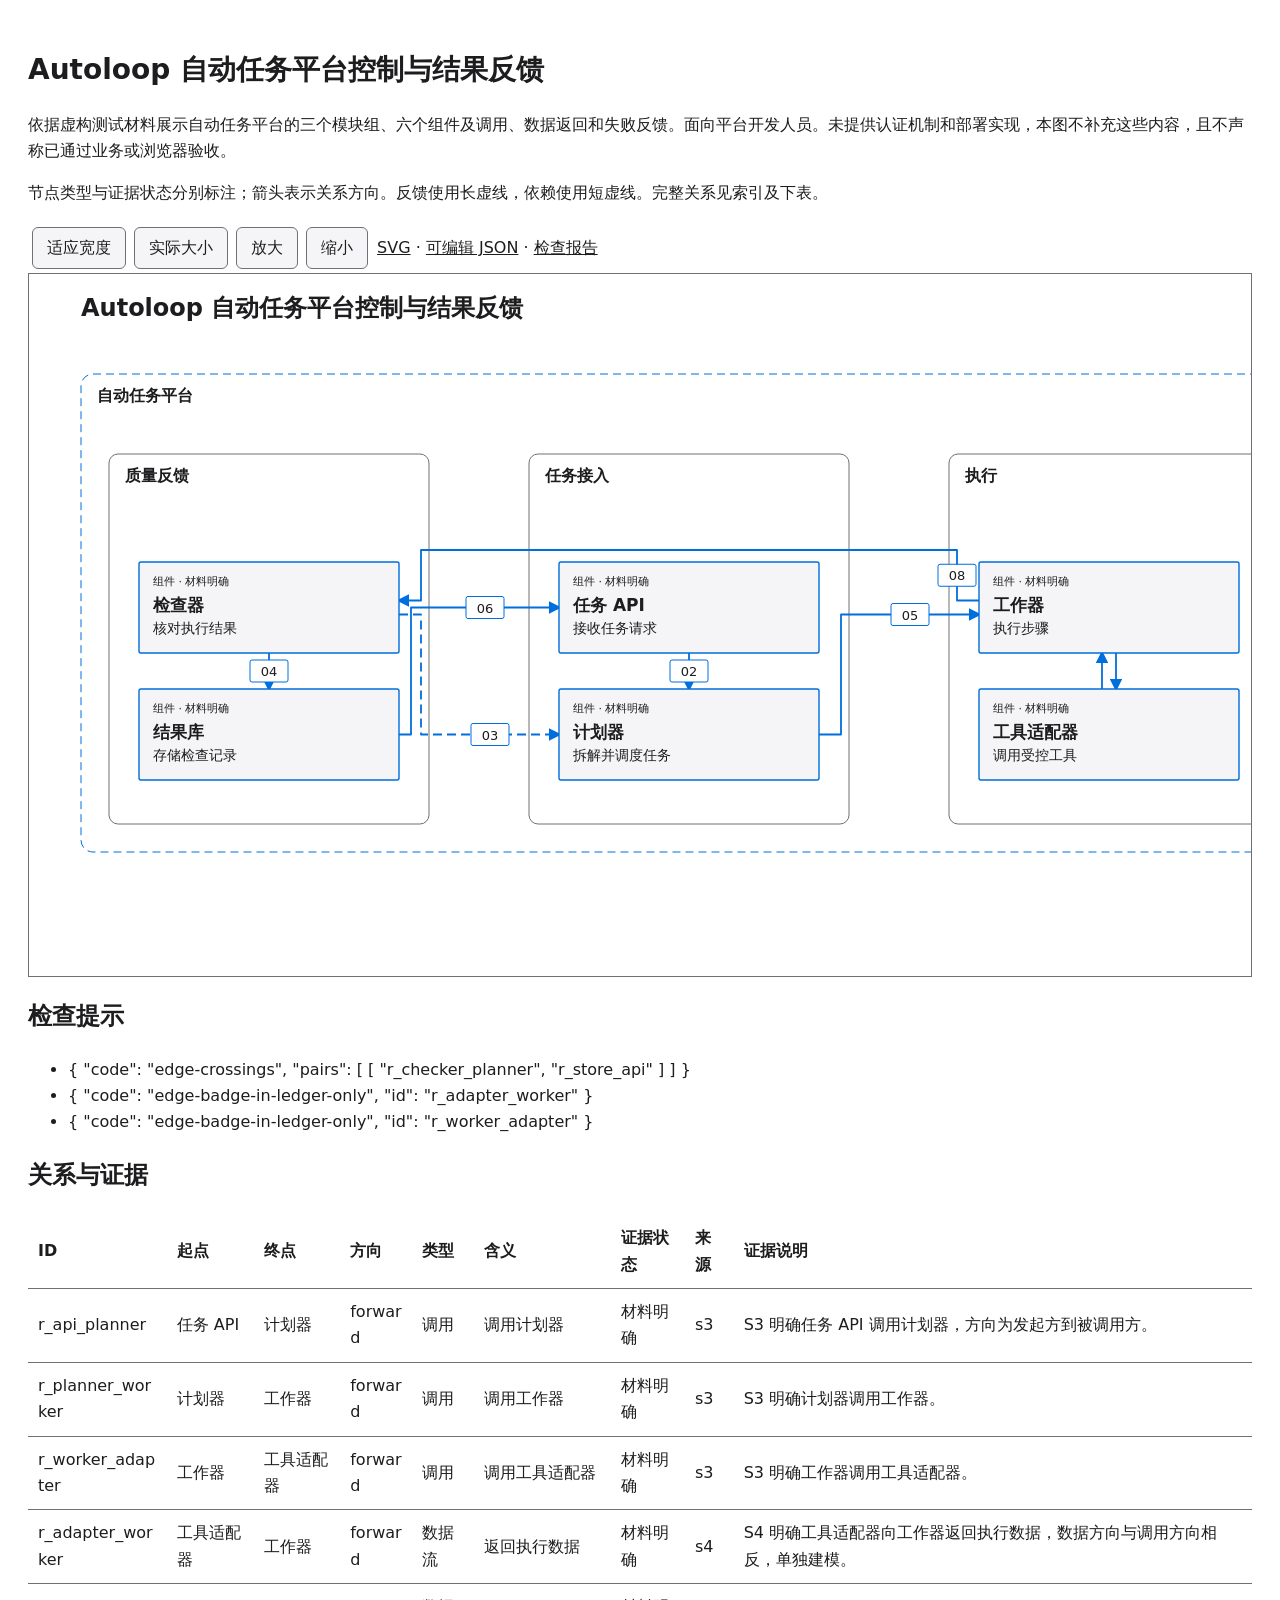
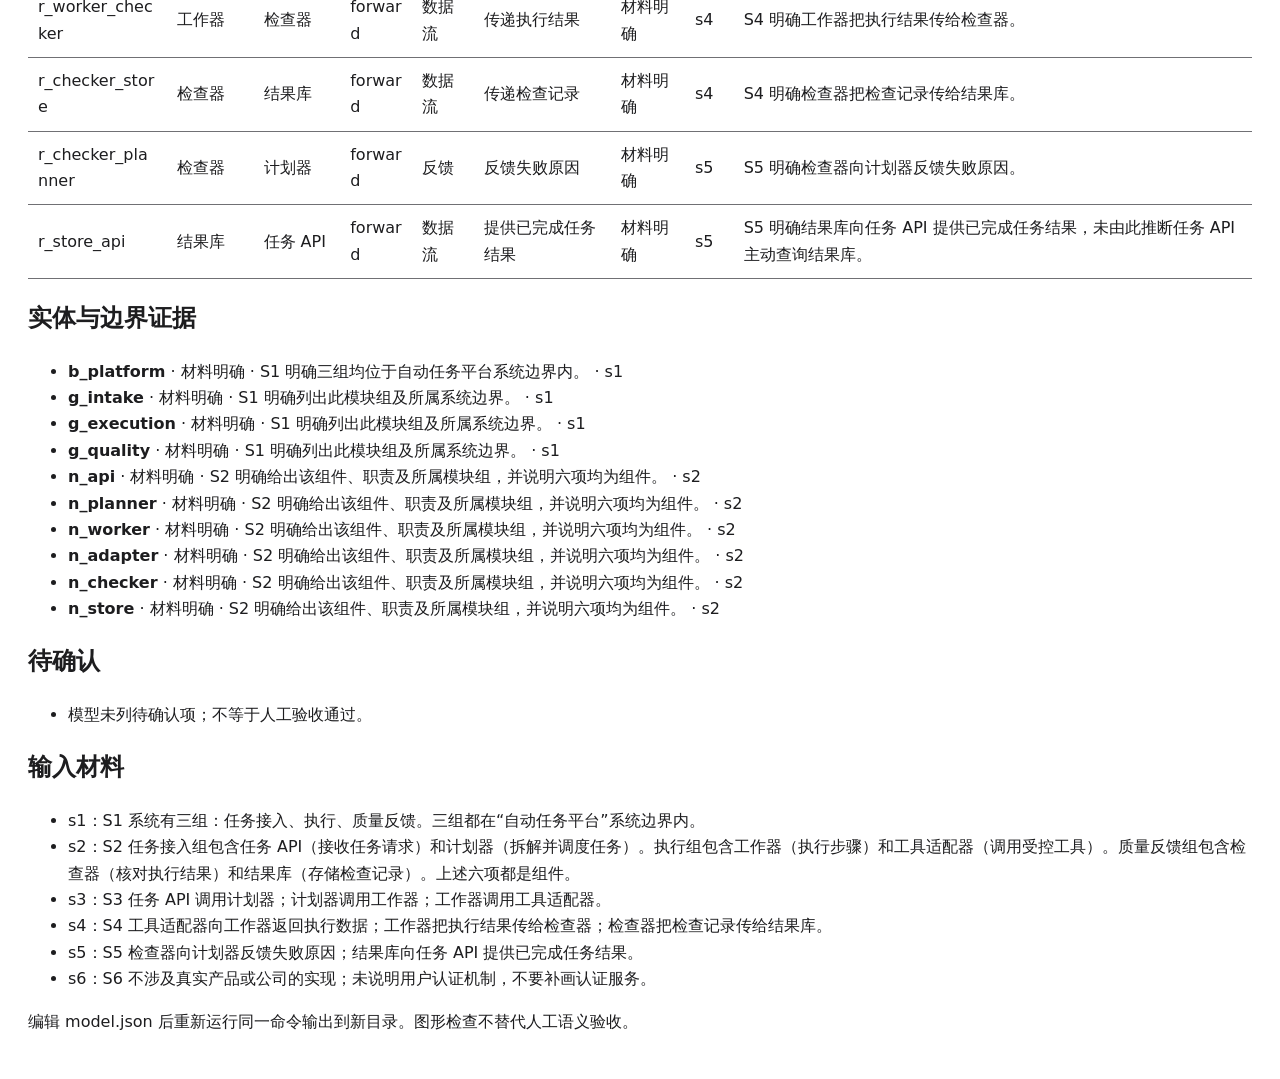
<file: prompts/architecture-diagram/examples/autoloop/rendered/index.html>
<!doctype html><html lang="zh-CN"><meta charset="utf-8"><meta name="viewport" content="width=device-width, initial-scale=1"><title>Autoloop 自动任务平台控制与结果反馈</title>
<style>body{margin:0;background:#ffffff;color:#1d1d1f;font:16px/1.65 system-ui,sans-serif}main{max-width:1500px;margin:auto;padding:28px}h1{font-size:28px}button,a{font:inherit;color:inherit}button{padding:7px 14px;margin:4px;border:1px solid #707074;border-radius:6px;background:#f5f5f7}.viewport{overflow:auto;border:1px solid #707074;max-height:78vh;background:#ffffff}.viewport svg{display:block;width:1858px;height:auto;max-width:none}table{border-collapse:collapse;min-width:800px}td,th{border-bottom:1px solid #707074;padding:10px;text-align:left;overflow-wrap:anywhere}.table-wrap{overflow:auto}li{overflow-wrap:anywhere}@media print{button{display:none}.viewport{max-height:none;overflow:visible}.viewport svg{width:100%!important}}</style>
<main><h1>Autoloop 自动任务平台控制与结果反馈</h1><p>依据虚构测试材料展示自动任务平台的三个模块组、六个组件及调用、数据返回和失败反馈。面向平台开发人员。未提供认证机制和部署实现，本图不补充这些内容，且不声称已通过业务或浏览器验收。</p><p>节点类型与证据状态分别标注；箭头表示关系方向。反馈使用长虚线，依赖使用短虚线。完整关系见索引及下表。</p>
<nav aria-label="图形操作"><button id="fit">适应宽度</button><button id="actual">实际大小</button><button id="zoom-in">放大</button><button id="zoom-out">缩小</button> <a href="diagram.svg" download>SVG</a> · <a href="model.json" download>可编辑 JSON</a> · <a href="report.json" download>检查报告</a></nav>
<div class="viewport" id="viewport" tabindex="0"><svg xmlns="http://www.w3.org/2000/svg" class="diagram" viewBox="0 0 1858 776" role="img" aria-labelledby="arch-22b66a9d797a-title arch-22b66a9d797a-desc"><style>.node-text{font-size:18px}
.node-label{font-size:11.5px;fill:#7b86a8;letter-spacing:.06em}
.node{fill:#fff;stroke:#174a8b;stroke-width:1.3}
.node-soft{fill:#edf3f9;stroke:none}
.node-outline{fill:#fff;stroke:#174a8b;stroke-width:2}
.flow-calls{fill:none;stroke:#016edd;stroke-width:1.8;stroke-linejoin:round}
.flow-data_flow{fill:none;stroke:#016edd;stroke-width:1.8;stroke-linejoin:round}
.flow-depends_on{fill:none;stroke:#016edd;stroke-width:1.8;stroke-linejoin:round;stroke-dasharray:3 5}
.flow-feedback{fill:none;stroke:#016edd;stroke-width:1.8;stroke-linejoin:round;stroke-dasharray:9 5}
text{font-family:system-ui,-apple-system,"PingFang SC",sans-serif;fill:#1d1d1f}
.arch-title{font-size:24px;font-weight:700}.group-title,.boundary-title{font-size:16px;font-weight:650}
.node,.external{fill:#f5f5f7;stroke:#016edd;stroke-width:1.4}.external{stroke-dasharray:6 4}
.group{fill:#ffffff;stroke:#707074;stroke-width:1}.boundary{fill:none;stroke:#016edd;stroke-dasharray:8 5}
.node-kind{font-size:11px}.arch-node-title{font-size:17px;font-weight:650}.arch-body{font-size:14px}
.ledger{font-size:15px}.edge-badge{fill:#ffffff;stroke:#016edd}.node-text{font-size:13px;fill:#1d1d1f}
path:focus,path:hover{stroke-width:4}</style><rect width="100%" height="100%" fill="#ffffff" /><rect class="boundary" x="52" y="100" width="1216" height="478" rx="12" /><rect class="group" data-group="g_intake" x="500" y="180" width="320" height="370" rx="9" /><rect class="group" data-group="g_execution" x="920" y="180" width="320" height="370" rx="9" /><rect class="group" data-group="g_quality" x="80" y="180" width="320" height="370" rx="9" /><title id="arch-22b66a9d797a-title">Autoloop 自动任务平台控制与结果反馈</title><desc id="arch-22b66a9d797a-desc">依据虚构测试材料展示自动任务平台的三个模块组、六个组件及调用、数据返回和失败反馈。面向平台开发人员。未提供认证机制和部署实现，本图不补充这些内容，且不声称已通过业务或浏览器验收。</desc><defs><marker id="arch-22b66a9d797a-calls" viewBox="0 0 10 10" refX="8" refY="5" markerWidth="7" markerHeight="7" orient="auto"><path d="M0 0 L10 5 L0 10z" fill="#016edd" /></marker><marker id="arch-22b66a9d797a-data_flow" viewBox="0 0 10 10" refX="8" refY="5" markerWidth="7" markerHeight="7" orient="auto"><path d="M0 0 L10 5 L0 10z" fill="#016edd" /></marker><marker id="arch-22b66a9d797a-depends_on" viewBox="0 0 10 10" refX="8" refY="5" markerWidth="7" markerHeight="7" orient="auto"><path d="M0 0 L10 5 L0 10z" fill="#016edd" /></marker><marker id="arch-22b66a9d797a-feedback" viewBox="0 0 10 10" refX="8" refY="5" markerWidth="7" markerHeight="7" orient="auto"><path d="M0 0 L10 5 L0 10z" fill="#016edd" /></marker><marker id="arch-22b66a9d797a-calls-start" viewBox="0 0 10 10" refX="8" refY="5" markerWidth="7" markerHeight="7" orient="auto-start-reverse"><path d="M0 0 L10 5 L0 10z" fill="#016edd" /></marker><marker id="arch-22b66a9d797a-data_flow-start" viewBox="0 0 10 10" refX="8" refY="5" markerWidth="7" markerHeight="7" orient="auto-start-reverse"><path d="M0 0 L10 5 L0 10z" fill="#016edd" /></marker><marker id="arch-22b66a9d797a-depends_on-start" viewBox="0 0 10 10" refX="8" refY="5" markerWidth="7" markerHeight="7" orient="auto-start-reverse"><path d="M0 0 L10 5 L0 10z" fill="#016edd" /></marker><marker id="arch-22b66a9d797a-feedback-start" viewBox="0 0 10 10" refX="8" refY="5" markerWidth="7" markerHeight="7" orient="auto-start-reverse"><path d="M0 0 L10 5 L0 10z" fill="#016edd" /></marker></defs><text x="52" y="42" class="arch-title" text-anchor="start"><tspan x="52" dy="0">Autoloop 自动任务平台控制与结果反馈</tspan></text><text x="68" y="127" class="boundary-title" text-anchor="start"><tspan x="68" dy="0">自动任务平台</tspan></text><text x="516" y="207" class="group-title" text-anchor="start"><tspan x="516" dy="0">任务接入</tspan></text><text x="936" y="207" class="group-title" text-anchor="start"><tspan x="936" dy="0">执行</tspan></text><text x="96" y="207" class="group-title" text-anchor="start"><tspan x="96" dy="0">质量反馈</tspan></text><path class="flow-data_flow" d="M1073.0 415 V379" marker-end="url(#arch-22b66a9d797a-data_flow)" data-relation="r_adapter_worker" tabindex="0"><title>01 · 工具适配器 → 工作器 · 返回执行数据 · 材料明确</title></path><path class="flow-calls" d="M660.0 379 V415" marker-end="url(#arch-22b66a9d797a-calls)" data-relation="r_api_planner" tabindex="0"><title>02 · 任务 API → 计划器 · 调用计划器 · 材料明确</title></path><path class="flow-feedback" d="M370 340.5 H392 V460.5 H530" marker-end="url(#arch-22b66a9d797a-feedback)" data-relation="r_checker_planner" tabindex="0"><title>03 · 检查器 → 计划器 · 反馈失败原因 · 材料明确</title></path><path class="flow-data_flow" d="M240.0 379 V415" marker-end="url(#arch-22b66a9d797a-data_flow)" data-relation="r_checker_store" tabindex="0"><title>04 · 检查器 → 结果库 · 传递检查记录 · 材料明确</title></path><path class="flow-calls" d="M790 460.5 H812 V340.5 H950" marker-end="url(#arch-22b66a9d797a-calls)" data-relation="r_planner_worker" tabindex="0"><title>05 · 计划器 → 工作器 · 调用工作器 · 材料明确</title></path><path class="flow-data_flow" d="M370 460.5 H382 V333.5 H530" marker-end="url(#arch-22b66a9d797a-data_flow)" data-relation="r_store_api" tabindex="0"><title>06 · 结果库 → 任务 API · 提供已完成任务结果 · 材料明确</title></path><path class="flow-calls" d="M1087.0 379 V415" marker-end="url(#arch-22b66a9d797a-calls)" data-relation="r_worker_adapter" tabindex="0"><title>07 · 工作器 → 工具适配器 · 调用工具适配器 · 材料明确</title></path><path class="flow-data_flow" d="M950 326.5 H928 V276 H392 V326.5 H370" marker-end="url(#arch-22b66a9d797a-data_flow)" data-relation="r_worker_checker" tabindex="0"><title>08 · 工作器 → 检查器 · 传递执行结果 · 材料明确</title></path><rect class="node" x="530" y="288" width="260" height="91" rx="2" /><text x="660" y="352.5" class="node-text" text-anchor="middle" /><text x="544" y="311" class="node-kind" text-anchor="start"><tspan x="544" dy="0">组件 · 材料明确</tspan></text><text x="544" y="337" class="arch-node-title" text-anchor="start"><tspan x="544" dy="0">任务 API</tspan></text><text x="544" y="359" class="arch-body" text-anchor="start"><tspan x="544" dy="0">接收任务请求</tspan></text><rect class="node" x="530" y="415" width="260" height="91" rx="2" /><text x="660" y="479.5" class="node-text" text-anchor="middle" /><text x="544" y="438" class="node-kind" text-anchor="start"><tspan x="544" dy="0">组件 · 材料明确</tspan></text><text x="544" y="464" class="arch-node-title" text-anchor="start"><tspan x="544" dy="0">计划器</tspan></text><text x="544" y="486" class="arch-body" text-anchor="start"><tspan x="544" dy="0">拆解并调度任务</tspan></text><rect class="node" x="950" y="288" width="260" height="91" rx="2" /><text x="1080" y="352.5" class="node-text" text-anchor="middle" /><text x="964" y="311" class="node-kind" text-anchor="start"><tspan x="964" dy="0">组件 · 材料明确</tspan></text><text x="964" y="337" class="arch-node-title" text-anchor="start"><tspan x="964" dy="0">工作器</tspan></text><text x="964" y="359" class="arch-body" text-anchor="start"><tspan x="964" dy="0">执行步骤</tspan></text><rect class="node" x="950" y="415" width="260" height="91" rx="2" /><text x="1080" y="479.5" class="node-text" text-anchor="middle" /><text x="964" y="438" class="node-kind" text-anchor="start"><tspan x="964" dy="0">组件 · 材料明确</tspan></text><text x="964" y="464" class="arch-node-title" text-anchor="start"><tspan x="964" dy="0">工具适配器</tspan></text><text x="964" y="486" class="arch-body" text-anchor="start"><tspan x="964" dy="0">调用受控工具</tspan></text><rect class="node" x="110" y="288" width="260" height="91" rx="2" /><text x="240" y="352.5" class="node-text" text-anchor="middle" /><text x="124" y="311" class="node-kind" text-anchor="start"><tspan x="124" dy="0">组件 · 材料明确</tspan></text><text x="124" y="337" class="arch-node-title" text-anchor="start"><tspan x="124" dy="0">检查器</tspan></text><text x="124" y="359" class="arch-body" text-anchor="start"><tspan x="124" dy="0">核对执行结果</tspan></text><rect class="node" x="110" y="415" width="260" height="91" rx="2" /><text x="240" y="479.5" class="node-text" text-anchor="middle" /><text x="124" y="438" class="node-kind" text-anchor="start"><tspan x="124" dy="0">组件 · 材料明确</tspan></text><text x="124" y="464" class="arch-node-title" text-anchor="start"><tspan x="124" dy="0">结果库</tspan></text><text x="124" y="486" class="arch-body" text-anchor="start"><tspan x="124" dy="0">存储检查记录</tspan></text><rect class="edge-badge" x="641" y="386" width="38" height="22" rx="2" /><text x="660" y="402" class="node-text" text-anchor="middle"><tspan x="660" dy="0">02</tspan></text><rect class="edge-badge" x="442" y="449.5" width="38" height="22" rx="2" /><text x="461" y="465.5" class="node-text" text-anchor="middle"><tspan x="461" dy="0">03</tspan></text><rect class="edge-badge" x="221" y="386" width="38" height="22" rx="2" /><text x="240" y="402" class="node-text" text-anchor="middle"><tspan x="240" dy="0">04</tspan></text><rect class="edge-badge" x="862" y="329.5" width="38" height="22" rx="2" /><text x="881" y="345.5" class="node-text" text-anchor="middle"><tspan x="881" dy="0">05</tspan></text><rect class="edge-badge" x="437" y="322.5" width="38" height="22" rx="2" /><text x="456" y="338.5" class="node-text" text-anchor="middle"><tspan x="456" dy="0">06</tspan></text><rect class="edge-badge" x="909" y="290.25" width="38" height="22" rx="2" /><text x="928" y="306.25" class="node-text" text-anchor="middle"><tspan x="928" dy="0">08</tspan></text><text x="1358" y="72" class="group-title" text-anchor="start"><tspan x="1358" dy="0">关系索引 · 编号对应连线</tspan></text><text x="1358" y="100" class="ledger" text-anchor="start"><tspan x="1358" dy="0">01  工具适配器 → 工作器</tspan><tspan x="1358" dy="22">数据流 · 返回执行数据 · 材料明确</tspan></text><text x="1358" y="172" class="ledger" text-anchor="start"><tspan x="1358" dy="0">02  任务 API → 计划器</tspan><tspan x="1358" dy="22">调用 · 调用计划器 · 材料明确</tspan></text><text x="1358" y="244" class="ledger" text-anchor="start"><tspan x="1358" dy="0">03  检查器 → 计划器</tspan><tspan x="1358" dy="22">反馈 · 反馈失败原因 · 材料明确</tspan></text><text x="1358" y="316" class="ledger" text-anchor="start"><tspan x="1358" dy="0">04  检查器 → 结果库</tspan><tspan x="1358" dy="22">数据流 · 传递检查记录 · 材料明确</tspan></text><text x="1358" y="388" class="ledger" text-anchor="start"><tspan x="1358" dy="0">05  计划器 → 工作器</tspan><tspan x="1358" dy="22">调用 · 调用工作器 · 材料明确</tspan></text><text x="1358" y="460" class="ledger" text-anchor="start"><tspan x="1358" dy="0">06  结果库 → 任务 API</tspan><tspan x="1358" dy="22">数据流 · 提供已完成任务结果 · 材料明确</tspan></text><text x="1358" y="532" class="ledger" text-anchor="start"><tspan x="1358" dy="0">07  工作器 → 工具适配器</tspan><tspan x="1358" dy="22">调用 · 调用工具适配器 · 材料明确</tspan></text><text x="1358" y="604" class="ledger" text-anchor="start"><tspan x="1358" dy="0">08  工作器 → 检查器</tspan><tspan x="1358" dy="22">数据流 · 传递执行结果 · 材料明确</tspan></text></svg></div><h2>检查提示</h2><ul><li>{
  &quot;code&quot;: &quot;edge-crossings&quot;,
  &quot;pairs&quot;: [
    [
      &quot;r_checker_planner&quot;,
      &quot;r_store_api&quot;
    ]
  ]
}
</li><li>{
  &quot;code&quot;: &quot;edge-badge-in-ledger-only&quot;,
  &quot;id&quot;: &quot;r_adapter_worker&quot;
}
</li><li>{
  &quot;code&quot;: &quot;edge-badge-in-ledger-only&quot;,
  &quot;id&quot;: &quot;r_worker_adapter&quot;
}
</li></ul><h2>关系与证据</h2><div class="table-wrap"><table><thead><tr><th>ID</th><th>起点</th><th>终点</th><th>方向</th><th>类型</th><th>含义</th><th>证据状态</th><th>来源</th><th>证据说明</th></tr></thead><tbody><tr><td>r_api_planner</td><td>任务 API</td><td>计划器</td><td>forward</td><td>调用</td><td>调用计划器</td><td>材料明确</td><td>s3</td><td>S3 明确任务 API 调用计划器，方向为发起方到被调用方。</td></tr><tr><td>r_planner_worker</td><td>计划器</td><td>工作器</td><td>forward</td><td>调用</td><td>调用工作器</td><td>材料明确</td><td>s3</td><td>S3 明确计划器调用工作器。</td></tr><tr><td>r_worker_adapter</td><td>工作器</td><td>工具适配器</td><td>forward</td><td>调用</td><td>调用工具适配器</td><td>材料明确</td><td>s3</td><td>S3 明确工作器调用工具适配器。</td></tr><tr><td>r_adapter_worker</td><td>工具适配器</td><td>工作器</td><td>forward</td><td>数据流</td><td>返回执行数据</td><td>材料明确</td><td>s4</td><td>S4 明确工具适配器向工作器返回执行数据，数据方向与调用方向相反，单独建模。</td></tr><tr><td>r_worker_checker</td><td>工作器</td><td>检查器</td><td>forward</td><td>数据流</td><td>传递执行结果</td><td>材料明确</td><td>s4</td><td>S4 明确工作器把执行结果传给检查器。</td></tr><tr><td>r_checker_store</td><td>检查器</td><td>结果库</td><td>forward</td><td>数据流</td><td>传递检查记录</td><td>材料明确</td><td>s4</td><td>S4 明确检查器把检查记录传给结果库。</td></tr><tr><td>r_checker_planner</td><td>检查器</td><td>计划器</td><td>forward</td><td>反馈</td><td>反馈失败原因</td><td>材料明确</td><td>s5</td><td>S5 明确检查器向计划器反馈失败原因。</td></tr><tr><td>r_store_api</td><td>结果库</td><td>任务 API</td><td>forward</td><td>数据流</td><td>提供已完成任务结果</td><td>材料明确</td><td>s5</td><td>S5 明确结果库向任务 API 提供已完成任务结果，未由此推断任务 API 主动查询结果库。</td></tr></tbody></table></div><h2>实体与边界证据</h2><ul><li><strong>b_platform</strong> · 材料明确 · S1 明确三组均位于自动任务平台系统边界内。 · s1</li><li><strong>g_intake</strong> · 材料明确 · S1 明确列出此模块组及所属系统边界。 · s1</li><li><strong>g_execution</strong> · 材料明确 · S1 明确列出此模块组及所属系统边界。 · s1</li><li><strong>g_quality</strong> · 材料明确 · S1 明确列出此模块组及所属系统边界。 · s1</li><li><strong>n_api</strong> · 材料明确 · S2 明确给出该组件、职责及所属模块组，并说明六项均为组件。 · s2</li><li><strong>n_planner</strong> · 材料明确 · S2 明确给出该组件、职责及所属模块组，并说明六项均为组件。 · s2</li><li><strong>n_worker</strong> · 材料明确 · S2 明确给出该组件、职责及所属模块组，并说明六项均为组件。 · s2</li><li><strong>n_adapter</strong> · 材料明确 · S2 明确给出该组件、职责及所属模块组，并说明六项均为组件。 · s2</li><li><strong>n_checker</strong> · 材料明确 · S2 明确给出该组件、职责及所属模块组，并说明六项均为组件。 · s2</li><li><strong>n_store</strong> · 材料明确 · S2 明确给出该组件、职责及所属模块组，并说明六项均为组件。 · s2</li></ul><h2>待确认</h2><ul><li>模型未列待确认项；不等于人工验收通过。</li></ul><h2>输入材料</h2><ul><li>s1：S1 系统有三组：任务接入、执行、质量反馈。三组都在“自动任务平台”系统边界内。</li><li>s2：S2 任务接入组包含任务 API（接收任务请求）和计划器（拆解并调度任务）。执行组包含工作器（执行步骤）和工具适配器（调用受控工具）。质量反馈组包含检查器（核对执行结果）和结果库（存储检查记录）。上述六项都是组件。</li><li>s3：S3 任务 API 调用计划器；计划器调用工作器；工作器调用工具适配器。</li><li>s4：S4 工具适配器向工作器返回执行数据；工作器把执行结果传给检查器；检查器把检查记录传给结果库。</li><li>s5：S5 检查器向计划器反馈失败原因；结果库向任务 API 提供已完成任务结果。</li><li>s6：S6 不涉及真实产品或公司的实现；未说明用户认证机制，不要补画认证服务。</li></ul><p>编辑 model.json 后重新运行同一命令输出到新目录。图形检查不替代人工语义验收。</p></main>
<script>const view=document.getElementById('viewport'),svg=view.querySelector('svg');const base=1858;let size=base;function setSize(n){size=Math.max(300,Math.min(base*3,n));svg.style.width=size+'px'}document.getElementById('fit').onclick=()=>setSize(view.clientWidth);document.getElementById('actual').onclick=()=>setSize(base);document.getElementById('zoom-in').onclick=()=>setSize(size*1.25);document.getElementById('zoom-out').onclick=()=>setSize(size/1.25);</script></html>
</file>
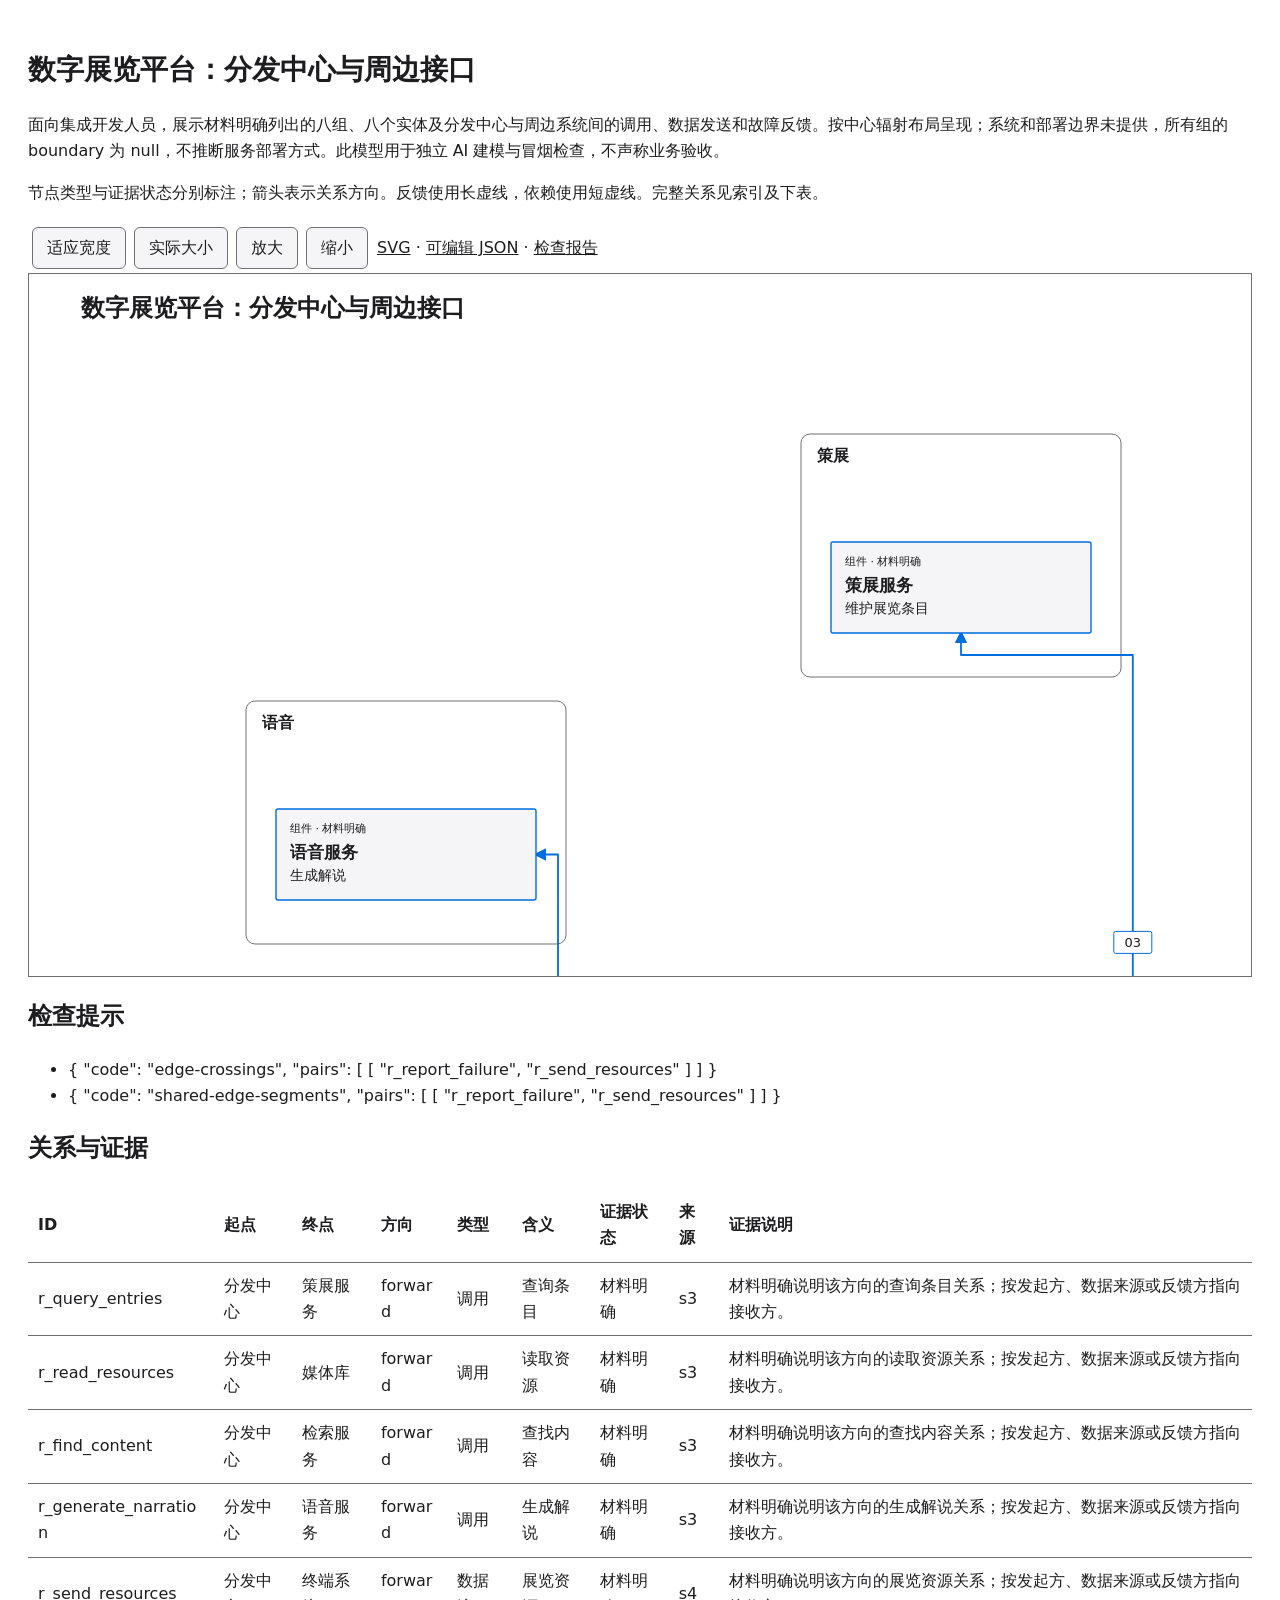
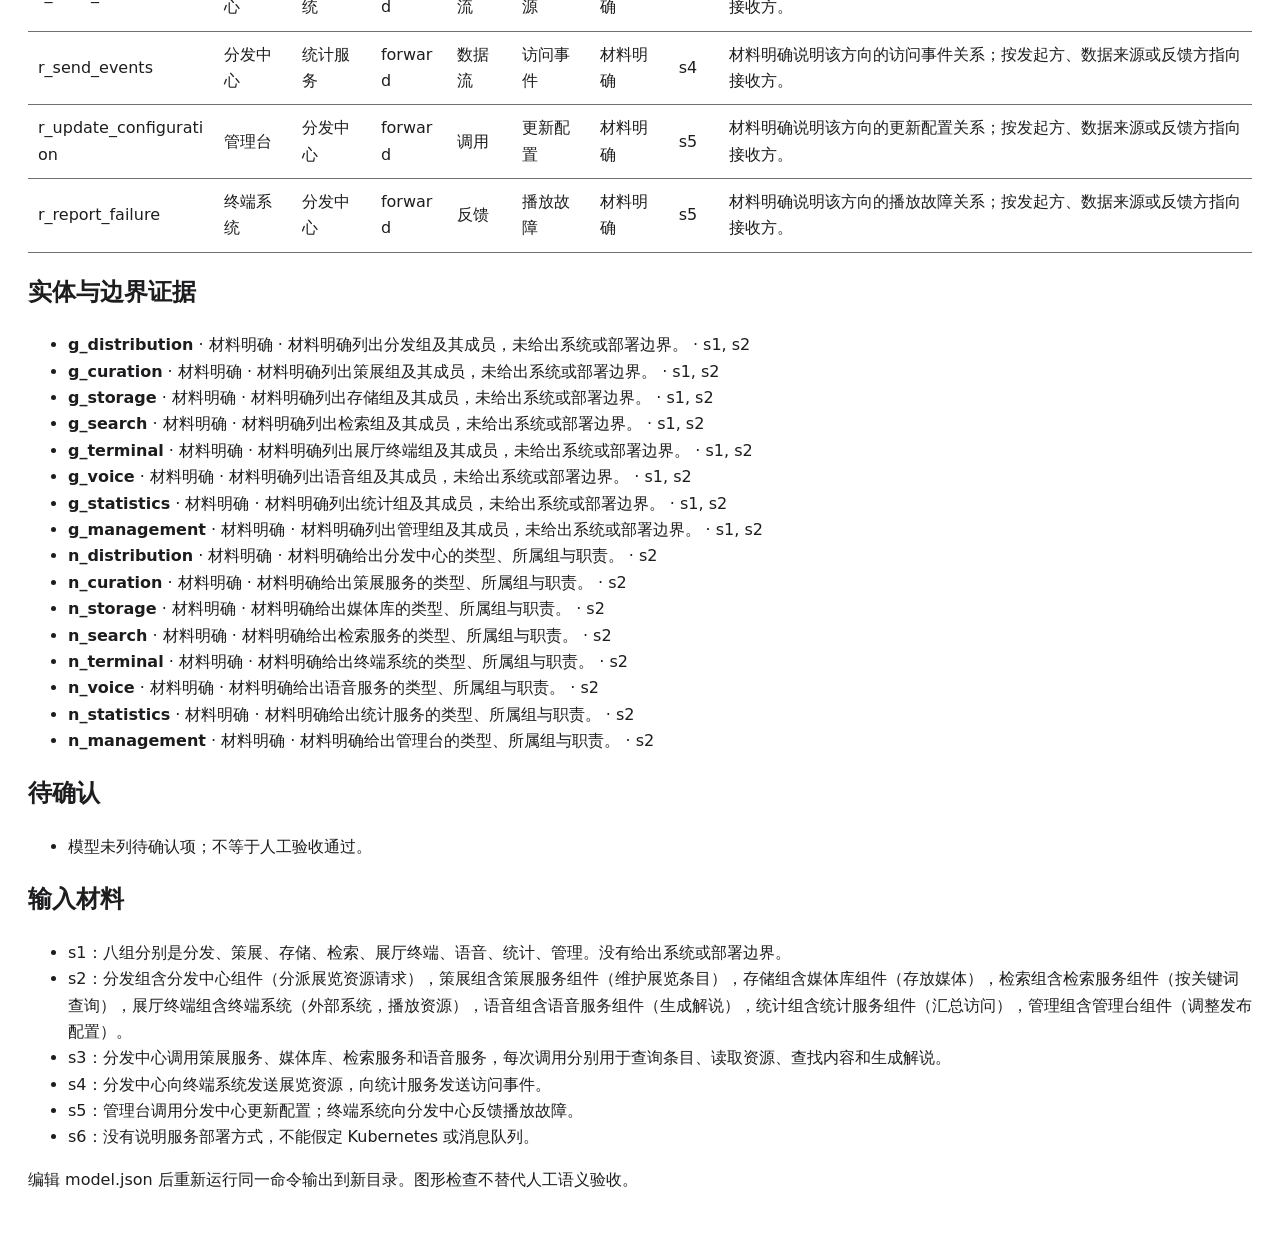
<file: prompts/architecture-diagram/examples/museum/rendered/index.html>
<!doctype html><html lang="zh-CN"><meta charset="utf-8"><meta name="viewport" content="width=device-width, initial-scale=1"><title>数字展览平台：分发中心与周边接口</title>
<style>body{margin:0;background:#ffffff;color:#1d1d1f;font:16px/1.65 system-ui,sans-serif}main{max-width:1500px;margin:auto;padding:28px}h1{font-size:28px}button,a{font:inherit;color:inherit}button{padding:7px 14px;margin:4px;border:1px solid #707074;border-radius:6px;background:#f5f5f7}.viewport{overflow:auto;border:1px solid #707074;max-height:78vh;background:#ffffff}.viewport svg{display:block;width:2374px;height:auto;max-width:none}table{border-collapse:collapse;min-width:800px}td,th{border-bottom:1px solid #707074;padding:10px;text-align:left;overflow-wrap:anywhere}.table-wrap{overflow:auto}li{overflow-wrap:anywhere}@media print{button{display:none}.viewport{max-height:none;overflow:visible}.viewport svg{width:100%!important}}</style>
<main><h1>数字展览平台：分发中心与周边接口</h1><p>面向集成开发人员，展示材料明确列出的八组、八个实体及分发中心与周边系统间的调用、数据发送和故障反馈。按中心辐射布局呈现；系统和部署边界未提供，所有组的 boundary 为 null，不推断服务部署方式。此模型用于独立 AI 建模与冒烟检查，不声称业务验收。</p><p>节点类型与证据状态分别标注；箭头表示关系方向。反馈使用长虚线，依赖使用短虚线。完整关系见索引及下表。</p>
<nav aria-label="图形操作"><button id="fit">适应宽度</button><button id="actual">实际大小</button><button id="zoom-in">放大</button><button id="zoom-out">缩小</button> <a href="diagram.svg" download>SVG</a> · <a href="model.json" download>可编辑 JSON</a> · <a href="report.json" download>检查报告</a></nav>
<div class="viewport" id="viewport" tabindex="0"><svg xmlns="http://www.w3.org/2000/svg" class="diagram" viewBox="0 0 2374 1812" role="img" aria-labelledby="arch-6360113f1d28-title arch-6360113f1d28-desc"><style>.node-text{font-size:18px}
.node-label{font-size:11.5px;fill:#7b86a8;letter-spacing:.06em}
.node{fill:#fff;stroke:#174a8b;stroke-width:1.3}
.node-soft{fill:#edf3f9;stroke:none}
.node-outline{fill:#fff;stroke:#174a8b;stroke-width:2}
.flow-calls{fill:none;stroke:#016edd;stroke-width:1.8;stroke-linejoin:round}
.flow-data_flow{fill:none;stroke:#016edd;stroke-width:1.8;stroke-linejoin:round}
.flow-depends_on{fill:none;stroke:#016edd;stroke-width:1.8;stroke-linejoin:round;stroke-dasharray:3 5}
.flow-feedback{fill:none;stroke:#016edd;stroke-width:1.8;stroke-linejoin:round;stroke-dasharray:9 5}
text{font-family:system-ui,-apple-system,"PingFang SC",sans-serif;fill:#1d1d1f}
.arch-title{font-size:24px;font-weight:700}.group-title,.boundary-title{font-size:16px;font-weight:650}
.node,.external{fill:#f5f5f7;stroke:#016edd;stroke-width:1.4}.external{stroke-dasharray:6 4}
.group{fill:#ffffff;stroke:#707074;stroke-width:1}.boundary{fill:none;stroke:#016edd;stroke-dasharray:8 5}
.node-kind{font-size:11px}.arch-node-title{font-size:17px;font-weight:650}.arch-body{font-size:14px}
.ledger{font-size:15px}.edge-badge{fill:#ffffff;stroke:#016edd}.node-text{font-size:13px;fill:#1d1d1f}
path:focus,path:hover{stroke-width:4}</style><rect width="100%" height="100%" fill="#ffffff" /><rect class="group" data-group="g_distribution" x="771.8000000000001" y="869.8000000000001" width="320" height="243" rx="9" /><rect class="group" data-group="g_curation" x="772" y="160" width="320" height="243" rx="9" /><rect class="group" data-group="g_storage" x="464" y="1509" width="320" height="243" rx="9" /><rect class="group" data-group="g_search" x="1464" y="1028" width="320" height="243" rx="9" /><rect class="group" data-group="g_terminal" x="80" y="1028" width="320" height="243" rx="9" /><rect class="group" data-group="g_voice" x="217" y="427" width="320" height="243" rx="9" /><rect class="group" data-group="g_statistics" x="1080" y="1509" width="320" height="243" rx="9" /><rect class="group" data-group="g_management" x="1327" y="427" width="320" height="243" rx="9" /><title id="arch-6360113f1d28-title">数字展览平台：分发中心与周边接口</title><desc id="arch-6360113f1d28-desc">面向集成开发人员，展示材料明确列出的八组、八个实体及分发中心与周边系统间的调用、数据发送和故障反馈。按中心辐射布局呈现；系统和部署边界未提供，所有组的 boundary 为 null，不推断服务部署方式。此模型用于独立 AI 建模与冒烟检查，不声称业务验收。</desc><defs><marker id="arch-6360113f1d28-calls" viewBox="0 0 10 10" refX="8" refY="5" markerWidth="7" markerHeight="7" orient="auto"><path d="M0 0 L10 5 L0 10z" fill="#016edd" /></marker><marker id="arch-6360113f1d28-data_flow" viewBox="0 0 10 10" refX="8" refY="5" markerWidth="7" markerHeight="7" orient="auto"><path d="M0 0 L10 5 L0 10z" fill="#016edd" /></marker><marker id="arch-6360113f1d28-depends_on" viewBox="0 0 10 10" refX="8" refY="5" markerWidth="7" markerHeight="7" orient="auto"><path d="M0 0 L10 5 L0 10z" fill="#016edd" /></marker><marker id="arch-6360113f1d28-feedback" viewBox="0 0 10 10" refX="8" refY="5" markerWidth="7" markerHeight="7" orient="auto"><path d="M0 0 L10 5 L0 10z" fill="#016edd" /></marker><marker id="arch-6360113f1d28-calls-start" viewBox="0 0 10 10" refX="8" refY="5" markerWidth="7" markerHeight="7" orient="auto-start-reverse"><path d="M0 0 L10 5 L0 10z" fill="#016edd" /></marker><marker id="arch-6360113f1d28-data_flow-start" viewBox="0 0 10 10" refX="8" refY="5" markerWidth="7" markerHeight="7" orient="auto-start-reverse"><path d="M0 0 L10 5 L0 10z" fill="#016edd" /></marker><marker id="arch-6360113f1d28-depends_on-start" viewBox="0 0 10 10" refX="8" refY="5" markerWidth="7" markerHeight="7" orient="auto-start-reverse"><path d="M0 0 L10 5 L0 10z" fill="#016edd" /></marker><marker id="arch-6360113f1d28-feedback-start" viewBox="0 0 10 10" refX="8" refY="5" markerWidth="7" markerHeight="7" orient="auto-start-reverse"><path d="M0 0 L10 5 L0 10z" fill="#016edd" /></marker></defs><text x="52" y="42" class="arch-title" text-anchor="start"><tspan x="52" dy="0">数字展览平台：分发中心与周边接口</tspan></text><text x="787.8" y="896.8" class="group-title" text-anchor="start"><tspan x="787.8" dy="0">分发</tspan></text><text x="788" y="187" class="group-title" text-anchor="start"><tspan x="788" dy="0">策展</tspan></text><text x="480" y="1536" class="group-title" text-anchor="start"><tspan x="480" dy="0">存储</tspan></text><text x="1480" y="1055" class="group-title" text-anchor="start"><tspan x="1480" dy="0">检索</tspan></text><text x="96" y="1055" class="group-title" text-anchor="start"><tspan x="96" dy="0">展厅终端</tspan></text><text x="233" y="454" class="group-title" text-anchor="start"><tspan x="233" dy="0">语音</tspan></text><text x="1096" y="1536" class="group-title" text-anchor="start"><tspan x="1096" dy="0">统计</tspan></text><text x="1343" y="454" class="group-title" text-anchor="start"><tspan x="1343" dy="0">管理</tspan></text><path class="flow-calls" d="M1061.8000000000002 1030.3000000000002 H1083.8000000000002 V1181.5 H1494" marker-end="url(#arch-6360113f1d28-calls)" data-relation="r_find_content" tabindex="0"><title>01 · 分发中心 → 检索服务 · 查找内容 · 材料明确</title></path><path class="flow-calls" d="M801.8000000000001 1009.3000000000001 H529 V580.5 H507" marker-end="url(#arch-6360113f1d28-calls)" data-relation="r_generate_narration" tabindex="0"><title>02 · 分发中心 → 语音服务 · 生成解说 · 材料明确</title></path><path class="flow-calls" d="M931.8000000000001 977.8000000000001 V955.8000000000001 H1103.8000000000002 V381 H932.0 V359" marker-end="url(#arch-6360113f1d28-calls)" data-relation="r_query_entries" tabindex="0"><title>03 · 分发中心 → 策展服务 · 查询条目 · 材料明确</title></path><path class="flow-calls" d="M924.8000000000001 1068.8000000000002 V1595 H624.0 V1617" marker-end="url(#arch-6360113f1d28-calls)" data-relation="r_read_resources" tabindex="0"><title>04 · 分发中心 → 媒体库 · 读取资源 · 材料明确</title></path><path class="flow-feedback" d="M370 1174.5 H779.8000000000001 V1023.3000000000001 H801.8000000000001" marker-end="url(#arch-6360113f1d28-feedback)" data-relation="r_report_failure" tabindex="0"><title>05 · 终端系统 → 分发中心 · 播放故障 · 材料明确</title></path><path class="flow-data_flow" d="M938.8000000000001 1068.8000000000002 V1595 H1240.0 V1617" marker-end="url(#arch-6360113f1d28-data_flow)" data-relation="r_send_events" tabindex="0"><title>06 · 分发中心 → 统计服务 · 访问事件 · 材料明确</title></path><path class="flow-data_flow" d="M801.8000000000001 1037.3000000000002 H779.8000000000001 V1016 H789.8000000000001 V1188.5 H370" marker-end="url(#arch-6360113f1d28-data_flow)" data-relation="r_send_resources" tabindex="0"><title>07 · 分发中心 → 终端系统 · 展览资源 · 材料明确</title></path><path class="flow-calls" d="M1357 580.5 H1335 V1016.3000000000001 H1061.8000000000002" marker-end="url(#arch-6360113f1d28-calls)" data-relation="r_update_configuration" tabindex="0"><title>08 · 管理台 → 分发中心 · 更新配置 · 材料明确</title></path><rect class="node" x="801.8" y="977.8" width="260" height="91" rx="2" /><text x="931.8" y="1042.3" class="node-text" text-anchor="middle" /><text x="815.8" y="1000.8" class="node-kind" text-anchor="start"><tspan x="815.8" dy="0">组件 · 材料明确</tspan></text><text x="815.8" y="1026.8" class="arch-node-title" text-anchor="start"><tspan x="815.8" dy="0">分发中心</tspan></text><text x="815.8" y="1048.8" class="arch-body" text-anchor="start"><tspan x="815.8" dy="0">分派展览资源请求</tspan></text><rect class="node" x="802" y="268" width="260" height="91" rx="2" /><text x="932" y="332.5" class="node-text" text-anchor="middle" /><text x="816" y="291" class="node-kind" text-anchor="start"><tspan x="816" dy="0">组件 · 材料明确</tspan></text><text x="816" y="317" class="arch-node-title" text-anchor="start"><tspan x="816" dy="0">策展服务</tspan></text><text x="816" y="339" class="arch-body" text-anchor="start"><tspan x="816" dy="0">维护展览条目</tspan></text><rect class="node" x="494" y="1617" width="260" height="91" rx="2" /><text x="624" y="1681.5" class="node-text" text-anchor="middle" /><text x="508" y="1640" class="node-kind" text-anchor="start"><tspan x="508" dy="0">组件 · 材料明确</tspan></text><text x="508" y="1666" class="arch-node-title" text-anchor="start"><tspan x="508" dy="0">媒体库</tspan></text><text x="508" y="1688" class="arch-body" text-anchor="start"><tspan x="508" dy="0">存放媒体</tspan></text><rect class="node" x="1494" y="1136" width="260" height="91" rx="2" /><text x="1624" y="1200.5" class="node-text" text-anchor="middle" /><text x="1508" y="1159" class="node-kind" text-anchor="start"><tspan x="1508" dy="0">组件 · 材料明确</tspan></text><text x="1508" y="1185" class="arch-node-title" text-anchor="start"><tspan x="1508" dy="0">检索服务</tspan></text><text x="1508" y="1207" class="arch-body" text-anchor="start"><tspan x="1508" dy="0">按关键词查询</tspan></text><rect class="external" x="110" y="1136" width="260" height="91" rx="2" /><text x="240" y="1200.5" class="node-text" text-anchor="middle" /><text x="124" y="1159" class="node-kind" text-anchor="start"><tspan x="124" dy="0">外部系统 · 材料明确</tspan></text><text x="124" y="1185" class="arch-node-title" text-anchor="start"><tspan x="124" dy="0">终端系统</tspan></text><text x="124" y="1207" class="arch-body" text-anchor="start"><tspan x="124" dy="0">播放资源</tspan></text><rect class="node" x="247" y="535" width="260" height="91" rx="2" /><text x="377" y="599.5" class="node-text" text-anchor="middle" /><text x="261" y="558" class="node-kind" text-anchor="start"><tspan x="261" dy="0">组件 · 材料明确</tspan></text><text x="261" y="584" class="arch-node-title" text-anchor="start"><tspan x="261" dy="0">语音服务</tspan></text><text x="261" y="606" class="arch-body" text-anchor="start"><tspan x="261" dy="0">生成解说</tspan></text><rect class="node" x="1110" y="1617" width="260" height="91" rx="2" /><text x="1240" y="1681.5" class="node-text" text-anchor="middle" /><text x="1124" y="1640" class="node-kind" text-anchor="start"><tspan x="1124" dy="0">组件 · 材料明确</tspan></text><text x="1124" y="1666" class="arch-node-title" text-anchor="start"><tspan x="1124" dy="0">统计服务</tspan></text><text x="1124" y="1688" class="arch-body" text-anchor="start"><tspan x="1124" dy="0">汇总访问</tspan></text><rect class="node" x="1357" y="535" width="260" height="91" rx="2" /><text x="1487" y="599.5" class="node-text" text-anchor="middle" /><text x="1371" y="558" class="node-kind" text-anchor="start"><tspan x="1371" dy="0">组件 · 材料明确</tspan></text><text x="1371" y="584" class="arch-node-title" text-anchor="start"><tspan x="1371" dy="0">管理台</tspan></text><text x="1371" y="606" class="arch-body" text-anchor="start"><tspan x="1371" dy="0">调整发布配置</tspan></text><rect class="edge-badge" x="1269.9" y="1170.5" width="38" height="22" rx="2" /><text x="1288.9" y="1186.5" class="node-text" text-anchor="middle"><tspan x="1288.9" dy="0">01</tspan></text><rect class="edge-badge" x="510" y="783.9" width="38" height="22" rx="2" /><text x="529" y="799.9" class="node-text" text-anchor="middle"><tspan x="529" dy="0">02</tspan></text><rect class="edge-badge" x="1084.8" y="657.4" width="38" height="22" rx="2" /><text x="1103.8" y="673.4" class="node-text" text-anchor="middle"><tspan x="1103.8" dy="0">03</tspan></text><rect class="edge-badge" x="755.4" y="1584" width="38" height="22" rx="2" /><text x="774.4" y="1600" class="node-text" text-anchor="middle"><tspan x="774.4" dy="0">04</tspan></text><rect class="edge-badge" x="555.9" y="1163.5" width="38" height="22" rx="2" /><text x="574.9" y="1179.5" class="node-text" text-anchor="middle"><tspan x="574.9" dy="0">05</tspan></text><rect class="edge-badge" x="1070.4" y="1584" width="38" height="22" rx="2" /><text x="1089.4" y="1600" class="node-text" text-anchor="middle"><tspan x="1089.4" dy="0">06</tspan></text><rect class="edge-badge" x="644.86" y="1177.5" width="38" height="22" rx="2" /><text x="663.86" y="1193.5" class="node-text" text-anchor="middle"><tspan x="663.86" dy="0">07</tspan></text><rect class="edge-badge" x="1316" y="787.4" width="38" height="22" rx="2" /><text x="1335" y="803.4" class="node-text" text-anchor="middle"><tspan x="1335" dy="0">08</tspan></text><text x="1874" y="72" class="group-title" text-anchor="start"><tspan x="1874" dy="0">关系索引 · 编号对应连线</tspan></text><text x="1874" y="100" class="ledger" text-anchor="start"><tspan x="1874" dy="0">01  分发中心 → 检索服务</tspan><tspan x="1874" dy="22">调用 · 查找内容 · 材料明确</tspan></text><text x="1874" y="172" class="ledger" text-anchor="start"><tspan x="1874" dy="0">02  分发中心 → 语音服务</tspan><tspan x="1874" dy="22">调用 · 生成解说 · 材料明确</tspan></text><text x="1874" y="244" class="ledger" text-anchor="start"><tspan x="1874" dy="0">03  分发中心 → 策展服务</tspan><tspan x="1874" dy="22">调用 · 查询条目 · 材料明确</tspan></text><text x="1874" y="316" class="ledger" text-anchor="start"><tspan x="1874" dy="0">04  分发中心 → 媒体库</tspan><tspan x="1874" dy="22">调用 · 读取资源 · 材料明确</tspan></text><text x="1874" y="388" class="ledger" text-anchor="start"><tspan x="1874" dy="0">05  终端系统 → 分发中心</tspan><tspan x="1874" dy="22">反馈 · 播放故障 · 材料明确</tspan></text><text x="1874" y="460" class="ledger" text-anchor="start"><tspan x="1874" dy="0">06  分发中心 → 统计服务</tspan><tspan x="1874" dy="22">数据流 · 访问事件 · 材料明确</tspan></text><text x="1874" y="532" class="ledger" text-anchor="start"><tspan x="1874" dy="0">07  分发中心 → 终端系统</tspan><tspan x="1874" dy="22">数据流 · 展览资源 · 材料明确</tspan></text><text x="1874" y="604" class="ledger" text-anchor="start"><tspan x="1874" dy="0">08  管理台 → 分发中心</tspan><tspan x="1874" dy="22">调用 · 更新配置 · 材料明确</tspan></text></svg></div><h2>检查提示</h2><ul><li>{
  &quot;code&quot;: &quot;edge-crossings&quot;,
  &quot;pairs&quot;: [
    [
      &quot;r_report_failure&quot;,
      &quot;r_send_resources&quot;
    ]
  ]
}
</li><li>{
  &quot;code&quot;: &quot;shared-edge-segments&quot;,
  &quot;pairs&quot;: [
    [
      &quot;r_report_failure&quot;,
      &quot;r_send_resources&quot;
    ]
  ]
}
</li></ul><h2>关系与证据</h2><div class="table-wrap"><table><thead><tr><th>ID</th><th>起点</th><th>终点</th><th>方向</th><th>类型</th><th>含义</th><th>证据状态</th><th>来源</th><th>证据说明</th></tr></thead><tbody><tr><td>r_query_entries</td><td>分发中心</td><td>策展服务</td><td>forward</td><td>调用</td><td>查询条目</td><td>材料明确</td><td>s3</td><td>材料明确说明该方向的查询条目关系；按发起方、数据来源或反馈方指向接收方。</td></tr><tr><td>r_read_resources</td><td>分发中心</td><td>媒体库</td><td>forward</td><td>调用</td><td>读取资源</td><td>材料明确</td><td>s3</td><td>材料明确说明该方向的读取资源关系；按发起方、数据来源或反馈方指向接收方。</td></tr><tr><td>r_find_content</td><td>分发中心</td><td>检索服务</td><td>forward</td><td>调用</td><td>查找内容</td><td>材料明确</td><td>s3</td><td>材料明确说明该方向的查找内容关系；按发起方、数据来源或反馈方指向接收方。</td></tr><tr><td>r_generate_narration</td><td>分发中心</td><td>语音服务</td><td>forward</td><td>调用</td><td>生成解说</td><td>材料明确</td><td>s3</td><td>材料明确说明该方向的生成解说关系；按发起方、数据来源或反馈方指向接收方。</td></tr><tr><td>r_send_resources</td><td>分发中心</td><td>终端系统</td><td>forward</td><td>数据流</td><td>展览资源</td><td>材料明确</td><td>s4</td><td>材料明确说明该方向的展览资源关系；按发起方、数据来源或反馈方指向接收方。</td></tr><tr><td>r_send_events</td><td>分发中心</td><td>统计服务</td><td>forward</td><td>数据流</td><td>访问事件</td><td>材料明确</td><td>s4</td><td>材料明确说明该方向的访问事件关系；按发起方、数据来源或反馈方指向接收方。</td></tr><tr><td>r_update_configuration</td><td>管理台</td><td>分发中心</td><td>forward</td><td>调用</td><td>更新配置</td><td>材料明确</td><td>s5</td><td>材料明确说明该方向的更新配置关系；按发起方、数据来源或反馈方指向接收方。</td></tr><tr><td>r_report_failure</td><td>终端系统</td><td>分发中心</td><td>forward</td><td>反馈</td><td>播放故障</td><td>材料明确</td><td>s5</td><td>材料明确说明该方向的播放故障关系；按发起方、数据来源或反馈方指向接收方。</td></tr></tbody></table></div><h2>实体与边界证据</h2><ul><li><strong>g_distribution</strong> · 材料明确 · 材料明确列出分发组及其成员，未给出系统或部署边界。 · s1, s2</li><li><strong>g_curation</strong> · 材料明确 · 材料明确列出策展组及其成员，未给出系统或部署边界。 · s1, s2</li><li><strong>g_storage</strong> · 材料明确 · 材料明确列出存储组及其成员，未给出系统或部署边界。 · s1, s2</li><li><strong>g_search</strong> · 材料明确 · 材料明确列出检索组及其成员，未给出系统或部署边界。 · s1, s2</li><li><strong>g_terminal</strong> · 材料明确 · 材料明确列出展厅终端组及其成员，未给出系统或部署边界。 · s1, s2</li><li><strong>g_voice</strong> · 材料明确 · 材料明确列出语音组及其成员，未给出系统或部署边界。 · s1, s2</li><li><strong>g_statistics</strong> · 材料明确 · 材料明确列出统计组及其成员，未给出系统或部署边界。 · s1, s2</li><li><strong>g_management</strong> · 材料明确 · 材料明确列出管理组及其成员，未给出系统或部署边界。 · s1, s2</li><li><strong>n_distribution</strong> · 材料明确 · 材料明确给出分发中心的类型、所属组与职责。 · s2</li><li><strong>n_curation</strong> · 材料明确 · 材料明确给出策展服务的类型、所属组与职责。 · s2</li><li><strong>n_storage</strong> · 材料明确 · 材料明确给出媒体库的类型、所属组与职责。 · s2</li><li><strong>n_search</strong> · 材料明确 · 材料明确给出检索服务的类型、所属组与职责。 · s2</li><li><strong>n_terminal</strong> · 材料明确 · 材料明确给出终端系统的类型、所属组与职责。 · s2</li><li><strong>n_voice</strong> · 材料明确 · 材料明确给出语音服务的类型、所属组与职责。 · s2</li><li><strong>n_statistics</strong> · 材料明确 · 材料明确给出统计服务的类型、所属组与职责。 · s2</li><li><strong>n_management</strong> · 材料明确 · 材料明确给出管理台的类型、所属组与职责。 · s2</li></ul><h2>待确认</h2><ul><li>模型未列待确认项；不等于人工验收通过。</li></ul><h2>输入材料</h2><ul><li>s1：八组分别是分发、策展、存储、检索、展厅终端、语音、统计、管理。没有给出系统或部署边界。</li><li>s2：分发组含分发中心组件（分派展览资源请求），策展组含策展服务组件（维护展览条目），存储组含媒体库组件（存放媒体），检索组含检索服务组件（按关键词查询），展厅终端组含终端系统（外部系统，播放资源），语音组含语音服务组件（生成解说），统计组含统计服务组件（汇总访问），管理组含管理台组件（调整发布配置）。</li><li>s3：分发中心调用策展服务、媒体库、检索服务和语音服务，每次调用分别用于查询条目、读取资源、查找内容和生成解说。</li><li>s4：分发中心向终端系统发送展览资源，向统计服务发送访问事件。</li><li>s5：管理台调用分发中心更新配置；终端系统向分发中心反馈播放故障。</li><li>s6：没有说明服务部署方式，不能假定 Kubernetes 或消息队列。</li></ul><p>编辑 model.json 后重新运行同一命令输出到新目录。图形检查不替代人工语义验收。</p></main>
<script>const view=document.getElementById('viewport'),svg=view.querySelector('svg');const base=2374;let size=base;function setSize(n){size=Math.max(300,Math.min(base*3,n));svg.style.width=size+'px'}document.getElementById('fit').onclick=()=>setSize(view.clientWidth);document.getElementById('actual').onclick=()=>setSize(base);document.getElementById('zoom-in').onclick=()=>setSize(size*1.25);document.getElementById('zoom-out').onclick=()=>setSize(size/1.25);</script></html>
</file>
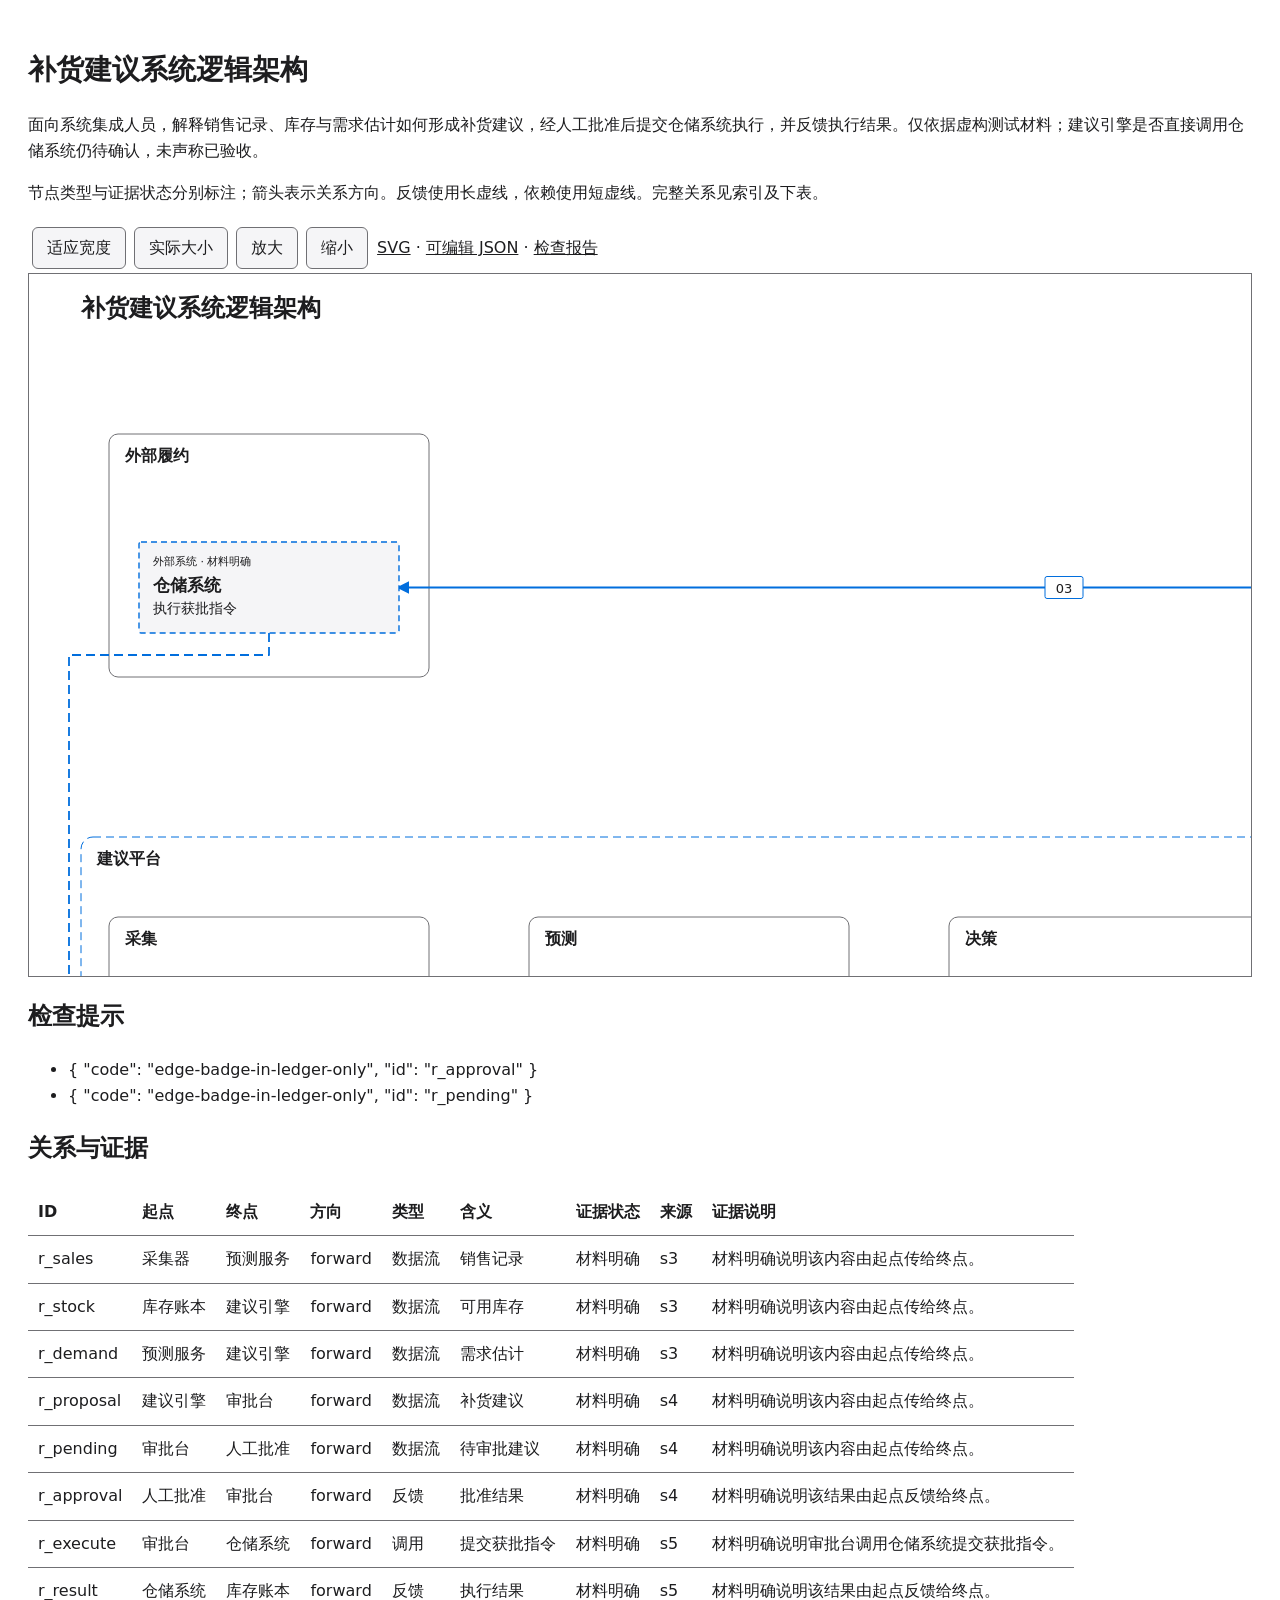
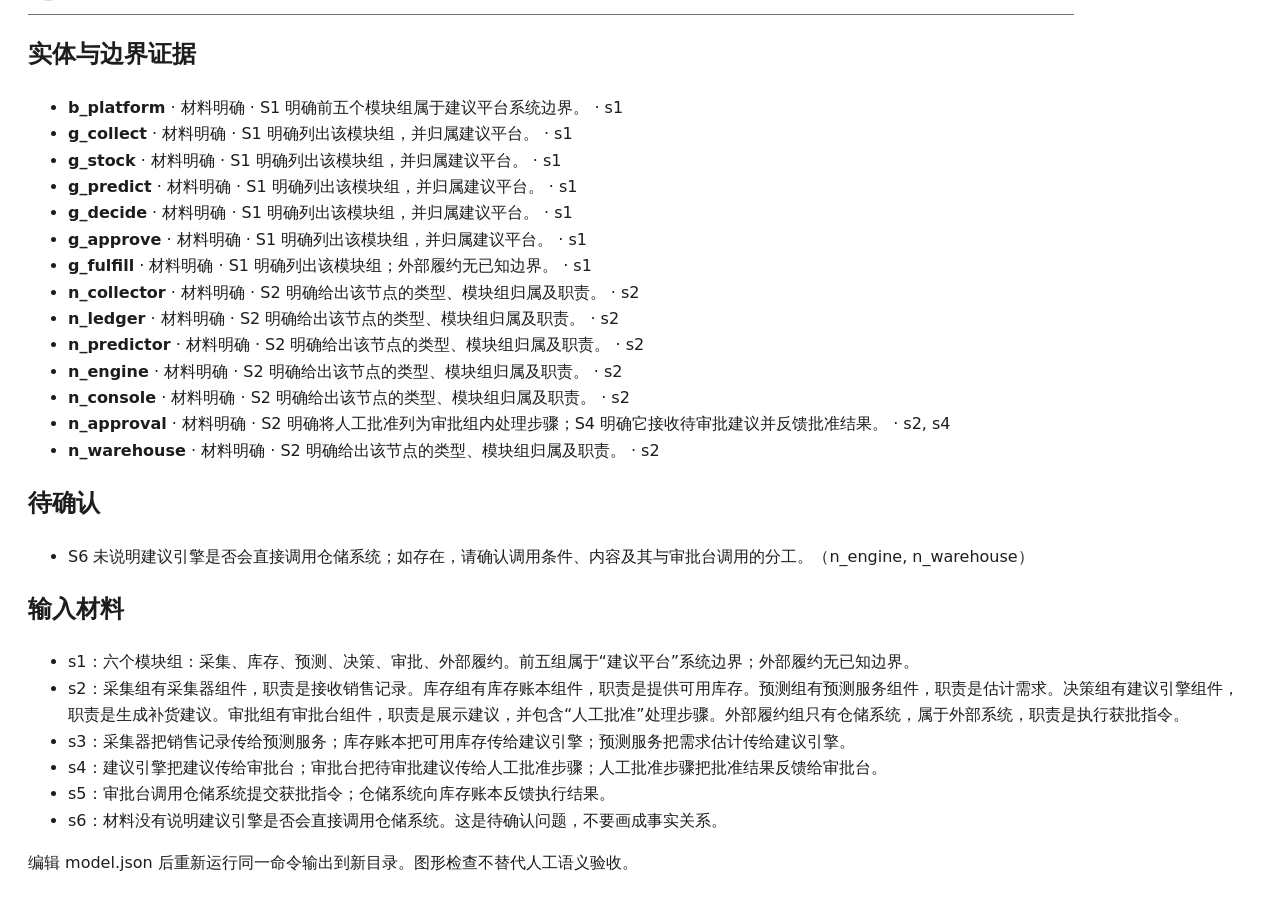
<file: prompts/architecture-diagram/examples/supply-chain/rendered/index.html>
<!doctype html><html lang="zh-CN"><meta charset="utf-8"><meta name="viewport" content="width=device-width, initial-scale=1"><title>补货建议系统逻辑架构</title>
<style>body{margin:0;background:#ffffff;color:#1d1d1f;font:16px/1.65 system-ui,sans-serif}main{max-width:1500px;margin:auto;padding:28px}h1{font-size:28px}button,a{font:inherit;color:inherit}button{padding:7px 14px;margin:4px;border:1px solid #707074;border-radius:6px;background:#f5f5f7}.viewport{overflow:auto;border:1px solid #707074;max-height:78vh;background:#ffffff}.viewport svg{display:block;width:2290px;height:auto;max-width:none}table{border-collapse:collapse;min-width:800px}td,th{border-bottom:1px solid #707074;padding:10px;text-align:left;overflow-wrap:anywhere}.table-wrap{overflow:auto}li{overflow-wrap:anywhere}@media print{button{display:none}.viewport{max-height:none;overflow:visible}.viewport svg{width:100%!important}}</style>
<main><h1>补货建议系统逻辑架构</h1><p>面向系统集成人员，解释销售记录、库存与需求估计如何形成补货建议，经人工批准后提交仓储系统执行，并反馈执行结果。仅依据虚构测试材料；建议引擎是否直接调用仓储系统仍待确认，未声称已验收。</p><p>节点类型与证据状态分别标注；箭头表示关系方向。反馈使用长虚线，依赖使用短虚线。完整关系见索引及下表。</p>
<nav aria-label="图形操作"><button id="fit">适应宽度</button><button id="actual">实际大小</button><button id="zoom-in">放大</button><button id="zoom-out">缩小</button> <a href="diagram.svg" download>SVG</a> · <a href="model.json" download>可编辑 JSON</a> · <a href="report.json" download>检查报告</a></nav>
<div class="viewport" id="viewport" tabindex="0"><svg xmlns="http://www.w3.org/2000/svg" class="diagram" viewBox="0 0 2290 1464" role="img" aria-labelledby="arch-a39278b29cfa-title arch-a39278b29cfa-desc"><style>.node-text{font-size:18px}
.node-label{font-size:11.5px;fill:#7b86a8;letter-spacing:.06em}
.node{fill:#fff;stroke:#174a8b;stroke-width:1.3}
.node-soft{fill:#edf3f9;stroke:none}
.node-outline{fill:#fff;stroke:#174a8b;stroke-width:2}
.flow-calls{fill:none;stroke:#016edd;stroke-width:1.8;stroke-linejoin:round}
.flow-data_flow{fill:none;stroke:#016edd;stroke-width:1.8;stroke-linejoin:round}
.flow-depends_on{fill:none;stroke:#016edd;stroke-width:1.8;stroke-linejoin:round;stroke-dasharray:3 5}
.flow-feedback{fill:none;stroke:#016edd;stroke-width:1.8;stroke-linejoin:round;stroke-dasharray:9 5}
text{font-family:system-ui,-apple-system,"PingFang SC",sans-serif;fill:#1d1d1f}
.arch-title{font-size:24px;font-weight:700}.group-title,.boundary-title{font-size:16px;font-weight:650}
.node,.external{fill:#f5f5f7;stroke:#016edd;stroke-width:1.4}.external{stroke-dasharray:6 4}
.group{fill:#ffffff;stroke:#707074;stroke-width:1}.boundary{fill:none;stroke:#016edd;stroke-dasharray:8 5}
.node-kind{font-size:11px}.arch-node-title{font-size:17px;font-weight:650}.arch-body{font-size:14px}
.ledger{font-size:15px}.edge-badge{fill:#ffffff;stroke:#016edd}.node-text{font-size:13px;fill:#1d1d1f}
path:focus,path:hover{stroke-width:4}</style><rect width="100%" height="100%" fill="#ffffff" /><rect class="boundary" x="52" y="563" width="1636" height="841" rx="12" /><rect class="group" data-group="g_collect" x="80" y="643" width="320" height="243" rx="9" /><rect class="group" data-group="g_stock" x="80" y="1133" width="320" height="243" rx="9" /><rect class="group" data-group="g_predict" x="500" y="643" width="320" height="243" rx="9" /><rect class="group" data-group="g_decide" x="920" y="643" width="320" height="243" rx="9" /><rect class="group" data-group="g_approve" x="1340" y="643" width="320" height="370" rx="9" /><rect class="group" data-group="g_fulfill" x="80" y="160" width="320" height="243" rx="9" /><title id="arch-a39278b29cfa-title">补货建议系统逻辑架构</title><desc id="arch-a39278b29cfa-desc">面向系统集成人员，解释销售记录、库存与需求估计如何形成补货建议，经人工批准后提交仓储系统执行，并反馈执行结果。仅依据虚构测试材料；建议引擎是否直接调用仓储系统仍待确认，未声称已验收。</desc><defs><marker id="arch-a39278b29cfa-calls" viewBox="0 0 10 10" refX="8" refY="5" markerWidth="7" markerHeight="7" orient="auto"><path d="M0 0 L10 5 L0 10z" fill="#016edd" /></marker><marker id="arch-a39278b29cfa-data_flow" viewBox="0 0 10 10" refX="8" refY="5" markerWidth="7" markerHeight="7" orient="auto"><path d="M0 0 L10 5 L0 10z" fill="#016edd" /></marker><marker id="arch-a39278b29cfa-depends_on" viewBox="0 0 10 10" refX="8" refY="5" markerWidth="7" markerHeight="7" orient="auto"><path d="M0 0 L10 5 L0 10z" fill="#016edd" /></marker><marker id="arch-a39278b29cfa-feedback" viewBox="0 0 10 10" refX="8" refY="5" markerWidth="7" markerHeight="7" orient="auto"><path d="M0 0 L10 5 L0 10z" fill="#016edd" /></marker><marker id="arch-a39278b29cfa-calls-start" viewBox="0 0 10 10" refX="8" refY="5" markerWidth="7" markerHeight="7" orient="auto-start-reverse"><path d="M0 0 L10 5 L0 10z" fill="#016edd" /></marker><marker id="arch-a39278b29cfa-data_flow-start" viewBox="0 0 10 10" refX="8" refY="5" markerWidth="7" markerHeight="7" orient="auto-start-reverse"><path d="M0 0 L10 5 L0 10z" fill="#016edd" /></marker><marker id="arch-a39278b29cfa-depends_on-start" viewBox="0 0 10 10" refX="8" refY="5" markerWidth="7" markerHeight="7" orient="auto-start-reverse"><path d="M0 0 L10 5 L0 10z" fill="#016edd" /></marker><marker id="arch-a39278b29cfa-feedback-start" viewBox="0 0 10 10" refX="8" refY="5" markerWidth="7" markerHeight="7" orient="auto-start-reverse"><path d="M0 0 L10 5 L0 10z" fill="#016edd" /></marker></defs><text x="52" y="42" class="arch-title" text-anchor="start"><tspan x="52" dy="0">补货建议系统逻辑架构</tspan></text><text x="68" y="590" class="boundary-title" text-anchor="start"><tspan x="68" dy="0">建议平台</tspan></text><text x="96" y="670" class="group-title" text-anchor="start"><tspan x="96" dy="0">采集</tspan></text><text x="96" y="1160" class="group-title" text-anchor="start"><tspan x="96" dy="0">库存</tspan></text><text x="516" y="670" class="group-title" text-anchor="start"><tspan x="516" dy="0">预测</tspan></text><text x="936" y="670" class="group-title" text-anchor="start"><tspan x="936" dy="0">决策</tspan></text><text x="1356" y="670" class="group-title" text-anchor="start"><tspan x="1356" dy="0">审批</tspan></text><text x="96" y="187" class="group-title" text-anchor="start"><tspan x="96" dy="0">外部履约</tspan></text><path class="flow-feedback" d="M1493.0 878 V842" marker-end="url(#arch-a39278b29cfa-feedback)" data-relation="r_approval" tabindex="0"><title>01 · 人工批准 → 审批台 · 批准结果 · 材料明确</title></path><path class="flow-data_flow" d="M790 796.5 H812 V789.5 H950" marker-end="url(#arch-a39278b29cfa-data_flow)" data-relation="r_demand" tabindex="0"><title>02 · 预测服务 → 建议引擎 · 需求估计 · 材料明确</title></path><path class="flow-calls" d="M1370 789.5 H1348 V707 H1700 V313.5 H370" marker-end="url(#arch-a39278b29cfa-calls)" data-relation="r_execute" tabindex="0"><title>03 · 审批台 → 仓储系统 · 提交获批指令 · 材料明确</title></path><path class="flow-data_flow" d="M1507.0 842 V878" marker-end="url(#arch-a39278b29cfa-data_flow)" data-relation="r_pending" tabindex="0"><title>04 · 审批台 → 人工批准 · 待审批建议 · 材料明确</title></path><path class="flow-data_flow" d="M1210 796.5 H1232 V803.5 H1370" marker-end="url(#arch-a39278b29cfa-data_flow)" data-relation="r_proposal" tabindex="0"><title>05 · 建议引擎 → 审批台 · 补货建议 · 材料明确</title></path><path class="flow-feedback" d="M240.0 359 V381 H40 V1219 H240.0 V1241" marker-end="url(#arch-a39278b29cfa-feedback)" data-relation="r_result" tabindex="0"><title>06 · 仓储系统 → 库存账本 · 执行结果 · 材料明确</title></path><path class="flow-data_flow" d="M370 796.5 H530" marker-end="url(#arch-a39278b29cfa-data_flow)" data-relation="r_sales" tabindex="0"><title>07 · 采集器 → 预测服务 · 销售记录 · 材料明确</title></path><path class="flow-data_flow" d="M370 1286.5 H928 V803.5 H950" marker-end="url(#arch-a39278b29cfa-data_flow)" data-relation="r_stock" tabindex="0"><title>08 · 库存账本 → 建议引擎 · 可用库存 · 材料明确</title></path><rect class="node" x="110" y="751" width="260" height="91" rx="2" /><text x="240" y="815.5" class="node-text" text-anchor="middle" /><text x="124" y="774" class="node-kind" text-anchor="start"><tspan x="124" dy="0">组件 · 材料明确</tspan></text><text x="124" y="800" class="arch-node-title" text-anchor="start"><tspan x="124" dy="0">采集器</tspan></text><text x="124" y="822" class="arch-body" text-anchor="start"><tspan x="124" dy="0">接收销售记录</tspan></text><rect class="node" x="110" y="1241" width="260" height="91" rx="2" /><text x="240" y="1305.5" class="node-text" text-anchor="middle" /><text x="124" y="1264" class="node-kind" text-anchor="start"><tspan x="124" dy="0">组件 · 材料明确</tspan></text><text x="124" y="1290" class="arch-node-title" text-anchor="start"><tspan x="124" dy="0">库存账本</tspan></text><text x="124" y="1312" class="arch-body" text-anchor="start"><tspan x="124" dy="0">提供可用库存</tspan></text><rect class="node" x="530" y="751" width="260" height="91" rx="2" /><text x="660" y="815.5" class="node-text" text-anchor="middle" /><text x="544" y="774" class="node-kind" text-anchor="start"><tspan x="544" dy="0">组件 · 材料明确</tspan></text><text x="544" y="800" class="arch-node-title" text-anchor="start"><tspan x="544" dy="0">预测服务</tspan></text><text x="544" y="822" class="arch-body" text-anchor="start"><tspan x="544" dy="0">估计需求</tspan></text><rect class="node" x="950" y="751" width="260" height="91" rx="2" /><text x="1080" y="815.5" class="node-text" text-anchor="middle" /><text x="964" y="774" class="node-kind" text-anchor="start"><tspan x="964" dy="0">组件 · 材料明确</tspan></text><text x="964" y="800" class="arch-node-title" text-anchor="start"><tspan x="964" dy="0">建议引擎</tspan></text><text x="964" y="822" class="arch-body" text-anchor="start"><tspan x="964" dy="0">生成补货建议</tspan></text><rect class="node" x="1370" y="751" width="260" height="91" rx="2" /><text x="1500" y="815.5" class="node-text" text-anchor="middle" /><text x="1384" y="774" class="node-kind" text-anchor="start"><tspan x="1384" dy="0">组件 · 材料明确</tspan></text><text x="1384" y="800" class="arch-node-title" text-anchor="start"><tspan x="1384" dy="0">审批台</tspan></text><text x="1384" y="822" class="arch-body" text-anchor="start"><tspan x="1384" dy="0">展示建议</tspan></text><rect class="node" x="1370" y="878" width="260" height="91" rx="2" /><text x="1500" y="942.5" class="node-text" text-anchor="middle" /><text x="1384" y="901" class="node-kind" text-anchor="start"><tspan x="1384" dy="0">处理步骤 · 材料明确</tspan></text><text x="1384" y="927" class="arch-node-title" text-anchor="start"><tspan x="1384" dy="0">人工批准</tspan></text><text x="1384" y="949" class="arch-body" text-anchor="start"><tspan x="1384" dy="0">处理待审批建议并反馈批准结果</tspan></text><rect class="external" x="110" y="268" width="260" height="91" rx="2" /><text x="240" y="332.5" class="node-text" text-anchor="middle" /><text x="124" y="291" class="node-kind" text-anchor="start"><tspan x="124" dy="0">外部系统 · 材料明确</tspan></text><text x="124" y="317" class="arch-node-title" text-anchor="start"><tspan x="124" dy="0">仓储系统</tspan></text><text x="124" y="339" class="arch-body" text-anchor="start"><tspan x="124" dy="0">执行获批指令</tspan></text><rect class="edge-badge" x="862" y="778.5" width="38" height="22" rx="2" /><text x="881" y="794.5" class="node-text" text-anchor="middle"><tspan x="881" dy="0">02</tspan></text><rect class="edge-badge" x="1016" y="302.5" width="38" height="22" rx="2" /><text x="1035" y="318.5" class="node-text" text-anchor="middle"><tspan x="1035" dy="0">03</tspan></text><rect class="edge-badge" x="1282" y="792.5" width="38" height="22" rx="2" /><text x="1301" y="808.5" class="node-text" text-anchor="middle"><tspan x="1301" dy="0">05</tspan></text><rect class="edge-badge" x="21" y="789" width="38" height="22" rx="2" /><text x="40" y="805" class="node-text" text-anchor="middle"><tspan x="40" dy="0">06</tspan></text><rect class="edge-badge" x="431" y="785.5" width="38" height="22" rx="2" /><text x="450" y="801.5" class="node-text" text-anchor="middle"><tspan x="450" dy="0">07</tspan></text><rect class="edge-badge" x="630" y="1275.5" width="38" height="22" rx="2" /><text x="649" y="1291.5" class="node-text" text-anchor="middle"><tspan x="649" dy="0">08</tspan></text><text x="1790" y="72" class="group-title" text-anchor="start"><tspan x="1790" dy="0">关系索引 · 编号对应连线</tspan></text><text x="1790" y="100" class="ledger" text-anchor="start"><tspan x="1790" dy="0">01  人工批准 → 审批台</tspan><tspan x="1790" dy="22">反馈 · 批准结果 · 材料明确</tspan></text><text x="1790" y="172" class="ledger" text-anchor="start"><tspan x="1790" dy="0">02  预测服务 → 建议引擎</tspan><tspan x="1790" dy="22">数据流 · 需求估计 · 材料明确</tspan></text><text x="1790" y="244" class="ledger" text-anchor="start"><tspan x="1790" dy="0">03  审批台 → 仓储系统</tspan><tspan x="1790" dy="22">调用 · 提交获批指令 · 材料明确</tspan></text><text x="1790" y="316" class="ledger" text-anchor="start"><tspan x="1790" dy="0">04  审批台 → 人工批准</tspan><tspan x="1790" dy="22">数据流 · 待审批建议 · 材料明确</tspan></text><text x="1790" y="388" class="ledger" text-anchor="start"><tspan x="1790" dy="0">05  建议引擎 → 审批台</tspan><tspan x="1790" dy="22">数据流 · 补货建议 · 材料明确</tspan></text><text x="1790" y="460" class="ledger" text-anchor="start"><tspan x="1790" dy="0">06  仓储系统 → 库存账本</tspan><tspan x="1790" dy="22">反馈 · 执行结果 · 材料明确</tspan></text><text x="1790" y="532" class="ledger" text-anchor="start"><tspan x="1790" dy="0">07  采集器 → 预测服务</tspan><tspan x="1790" dy="22">数据流 · 销售记录 · 材料明确</tspan></text><text x="1790" y="604" class="ledger" text-anchor="start"><tspan x="1790" dy="0">08  库存账本 → 建议引擎</tspan><tspan x="1790" dy="22">数据流 · 可用库存 · 材料明确</tspan></text></svg></div><h2>检查提示</h2><ul><li>{
  &quot;code&quot;: &quot;edge-badge-in-ledger-only&quot;,
  &quot;id&quot;: &quot;r_approval&quot;
}
</li><li>{
  &quot;code&quot;: &quot;edge-badge-in-ledger-only&quot;,
  &quot;id&quot;: &quot;r_pending&quot;
}
</li></ul><h2>关系与证据</h2><div class="table-wrap"><table><thead><tr><th>ID</th><th>起点</th><th>终点</th><th>方向</th><th>类型</th><th>含义</th><th>证据状态</th><th>来源</th><th>证据说明</th></tr></thead><tbody><tr><td>r_sales</td><td>采集器</td><td>预测服务</td><td>forward</td><td>数据流</td><td>销售记录</td><td>材料明确</td><td>s3</td><td>材料明确说明该内容由起点传给终点。</td></tr><tr><td>r_stock</td><td>库存账本</td><td>建议引擎</td><td>forward</td><td>数据流</td><td>可用库存</td><td>材料明确</td><td>s3</td><td>材料明确说明该内容由起点传给终点。</td></tr><tr><td>r_demand</td><td>预测服务</td><td>建议引擎</td><td>forward</td><td>数据流</td><td>需求估计</td><td>材料明确</td><td>s3</td><td>材料明确说明该内容由起点传给终点。</td></tr><tr><td>r_proposal</td><td>建议引擎</td><td>审批台</td><td>forward</td><td>数据流</td><td>补货建议</td><td>材料明确</td><td>s4</td><td>材料明确说明该内容由起点传给终点。</td></tr><tr><td>r_pending</td><td>审批台</td><td>人工批准</td><td>forward</td><td>数据流</td><td>待审批建议</td><td>材料明确</td><td>s4</td><td>材料明确说明该内容由起点传给终点。</td></tr><tr><td>r_approval</td><td>人工批准</td><td>审批台</td><td>forward</td><td>反馈</td><td>批准结果</td><td>材料明确</td><td>s4</td><td>材料明确说明该结果由起点反馈给终点。</td></tr><tr><td>r_execute</td><td>审批台</td><td>仓储系统</td><td>forward</td><td>调用</td><td>提交获批指令</td><td>材料明确</td><td>s5</td><td>材料明确说明审批台调用仓储系统提交获批指令。</td></tr><tr><td>r_result</td><td>仓储系统</td><td>库存账本</td><td>forward</td><td>反馈</td><td>执行结果</td><td>材料明确</td><td>s5</td><td>材料明确说明该结果由起点反馈给终点。</td></tr></tbody></table></div><h2>实体与边界证据</h2><ul><li><strong>b_platform</strong> · 材料明确 · S1 明确前五个模块组属于建议平台系统边界。 · s1</li><li><strong>g_collect</strong> · 材料明确 · S1 明确列出该模块组，并归属建议平台。 · s1</li><li><strong>g_stock</strong> · 材料明确 · S1 明确列出该模块组，并归属建议平台。 · s1</li><li><strong>g_predict</strong> · 材料明确 · S1 明确列出该模块组，并归属建议平台。 · s1</li><li><strong>g_decide</strong> · 材料明确 · S1 明确列出该模块组，并归属建议平台。 · s1</li><li><strong>g_approve</strong> · 材料明确 · S1 明确列出该模块组，并归属建议平台。 · s1</li><li><strong>g_fulfill</strong> · 材料明确 · S1 明确列出该模块组；外部履约无已知边界。 · s1</li><li><strong>n_collector</strong> · 材料明确 · S2 明确给出该节点的类型、模块组归属及职责。 · s2</li><li><strong>n_ledger</strong> · 材料明确 · S2 明确给出该节点的类型、模块组归属及职责。 · s2</li><li><strong>n_predictor</strong> · 材料明确 · S2 明确给出该节点的类型、模块组归属及职责。 · s2</li><li><strong>n_engine</strong> · 材料明确 · S2 明确给出该节点的类型、模块组归属及职责。 · s2</li><li><strong>n_console</strong> · 材料明确 · S2 明确给出该节点的类型、模块组归属及职责。 · s2</li><li><strong>n_approval</strong> · 材料明确 · S2 明确将人工批准列为审批组内处理步骤；S4 明确它接收待审批建议并反馈批准结果。 · s2, s4</li><li><strong>n_warehouse</strong> · 材料明确 · S2 明确给出该节点的类型、模块组归属及职责。 · s2</li></ul><h2>待确认</h2><ul><li>S6 未说明建议引擎是否会直接调用仓储系统；如存在，请确认调用条件、内容及其与审批台调用的分工。（n_engine, n_warehouse）</li></ul><h2>输入材料</h2><ul><li>s1：六个模块组：采集、库存、预测、决策、审批、外部履约。前五组属于“建议平台”系统边界；外部履约无已知边界。</li><li>s2：采集组有采集器组件，职责是接收销售记录。库存组有库存账本组件，职责是提供可用库存。预测组有预测服务组件，职责是估计需求。决策组有建议引擎组件，职责是生成补货建议。审批组有审批台组件，职责是展示建议，并包含“人工批准”处理步骤。外部履约组只有仓储系统，属于外部系统，职责是执行获批指令。</li><li>s3：采集器把销售记录传给预测服务；库存账本把可用库存传给建议引擎；预测服务把需求估计传给建议引擎。</li><li>s4：建议引擎把建议传给审批台；审批台把待审批建议传给人工批准步骤；人工批准步骤把批准结果反馈给审批台。</li><li>s5：审批台调用仓储系统提交获批指令；仓储系统向库存账本反馈执行结果。</li><li>s6：材料没有说明建议引擎是否会直接调用仓储系统。这是待确认问题，不要画成事实关系。</li></ul><p>编辑 model.json 后重新运行同一命令输出到新目录。图形检查不替代人工语义验收。</p></main>
<script>const view=document.getElementById('viewport'),svg=view.querySelector('svg');const base=2290;let size=base;function setSize(n){size=Math.max(300,Math.min(base*3,n));svg.style.width=size+'px'}document.getElementById('fit').onclick=()=>setSize(view.clientWidth);document.getElementById('actual').onclick=()=>setSize(base);document.getElementById('zoom-in').onclick=()=>setSize(size*1.25);document.getElementById('zoom-out').onclick=()=>setSize(size/1.25);</script></html>
</file>
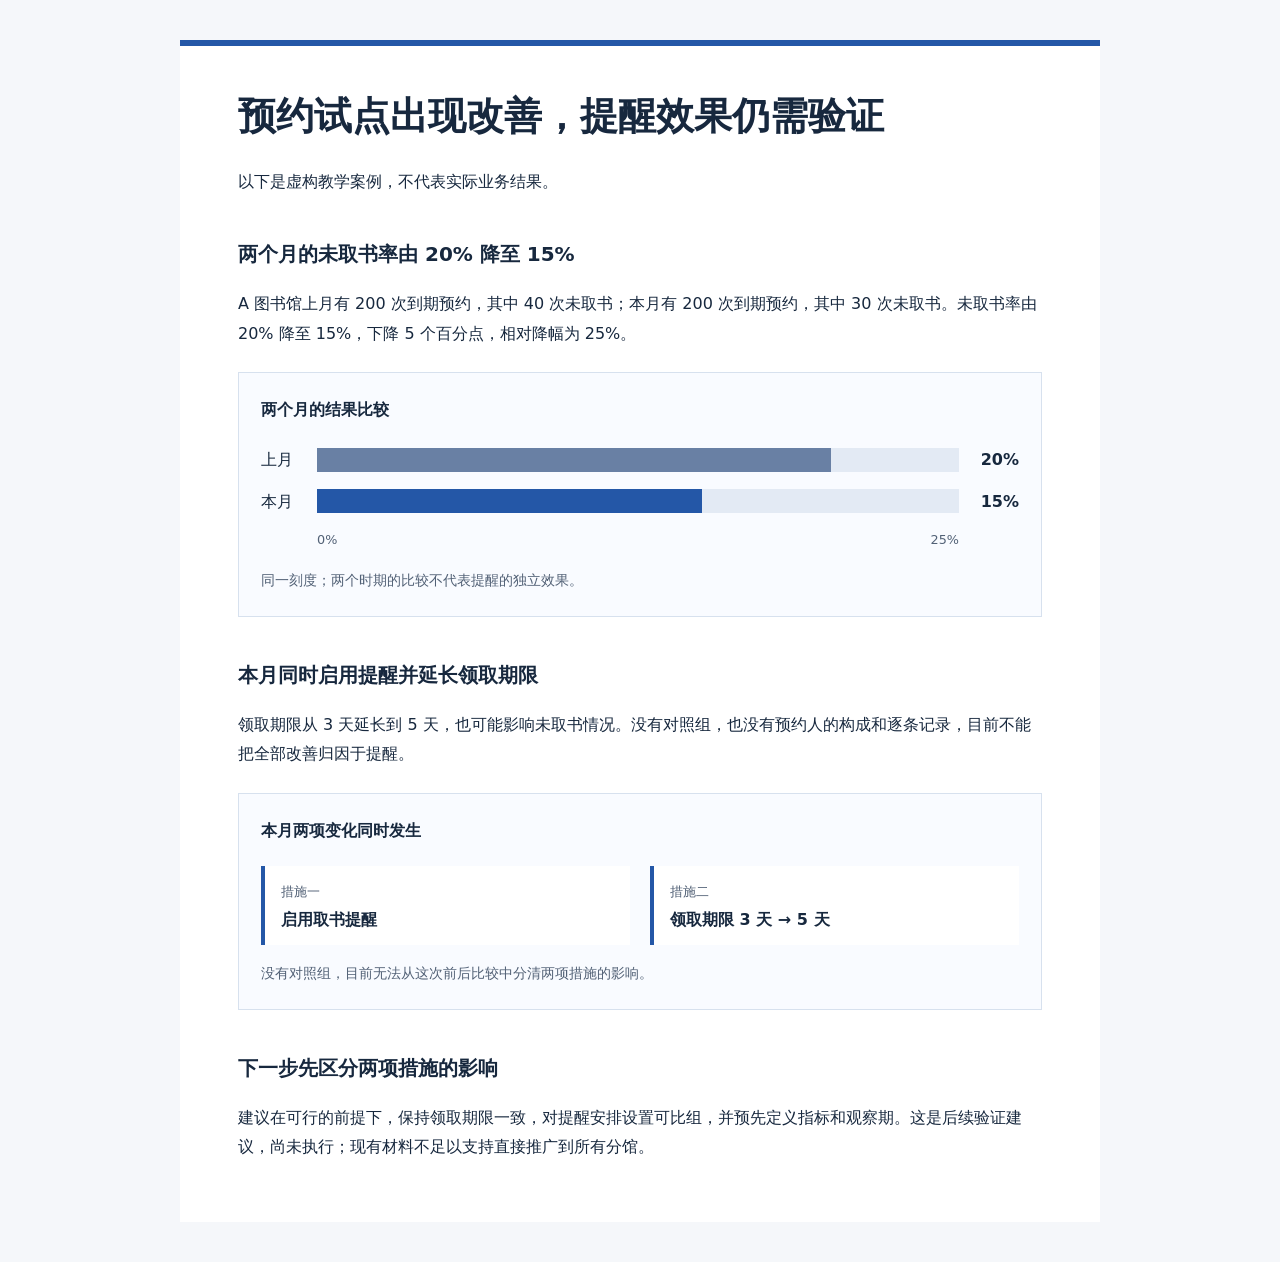
<file: prompts/text-to-visual-page/examples/output.html>
<!doctype html>
<html lang="zh-CN"><head><meta charset="utf-8"><meta name="viewport" content="width=device-width,initial-scale=1"><title>预约试点出现改善，提醒效果仍需验证</title><style>
:root{color-scheme:light;--blue:#2457a7;--ink:#17283e;--muted:#526176;--line:#d7e1ee}*{box-sizing:border-box}body{margin:0;background:#f5f7fa;color:var(--ink);font-family:system-ui,-apple-system,"PingFang SC","Microsoft YaHei",sans-serif;line-height:1.85}main{max-width:920px;margin:40px auto;padding:44px 58px;background:white;border-top:6px solid var(--blue)}h1{font-size:clamp(1.65rem,4vw,2.35rem);line-height:1.4;margin:0 0 24px}h2{font-size:1.25rem;margin:40px 0 12px}p{margin:16px 0}figure{margin:24px 0 36px;border:1px solid var(--line);padding:22px;background:#f9fbff}figcaption{font-weight:700;margin-bottom:20px}.row{display:grid;grid-template-columns:44px minmax(0,1fr) 48px;gap:12px;align-items:center;margin:12px 0}.track{height:24px;background:#e3eaf4}.bar{height:100%;background:#6980a4}.current{background:var(--blue)}.row strong{text-align:right}.scale{display:flex;justify-content:space-between;margin-left:56px;margin-right:60px;font-size:.8rem;color:var(--muted)}.note{font-size:.875rem;color:var(--muted);margin-bottom:0}.parallel{display:grid;grid-template-columns:1fr 1fr;gap:20px}.parallel>div{border-left:4px solid var(--blue);padding:10px 16px;background:white}.parallel strong{display:block}.small{font-size:.8rem;color:var(--muted)}@media(max-width:600px){main{margin:0;padding:28px 20px}figure{padding:16px}.parallel{grid-template-columns:1fr;gap:12px}h2{margin-top:32px}}@media print{body{background:white}main{margin:0;padding:0;border:0;max-width:none}h2{break-after:avoid}figure{break-inside:avoid;background:white}}
</style></head><body><main><h1 data-source="true">预约试点出现改善，提醒效果仍需验证</h1>
<p data-source="true">以下是虚构教学案例，不代表实际业务结果。</p>
<h2 data-source="true">两个月的未取书率由 20% 降至 15%</h2>
<p data-source="true">A 图书馆上月有 200 次到期预约，其中 40 次未取书；本月有 200 次到期预约，其中 30 次未取书。未取书率由 20% 降至 15%，下降 5 个百分点，相对降幅为 25%。</p>
<figure aria-labelledby="rate-title"><figcaption id="rate-title">两个月的结果比较</figcaption><div class="chart" role="img" aria-label="上月未取书率20%，本月15%；相同零起点刻度，比较不代表因果"><div class="row"><span>上月</span><div class="track"><div class="bar" style="width:80%"></div></div><strong>20%</strong></div><div class="row"><span>本月</span><div class="track"><div class="bar current" style="width:60%"></div></div><strong>15%</strong></div><div class="scale"><span>0%</span><span>25%</span></div></div><p class="note">同一刻度；两个时期的比较不代表提醒的独立效果。</p></figure>
<h2 data-source="true">本月同时启用提醒并延长领取期限</h2>
<p data-source="true">领取期限从 3 天延长到 5 天，也可能影响未取书情况。没有对照组，也没有预约人的构成和逐条记录，目前不能把全部改善归因于提醒。</p>
<figure aria-labelledby="changes-title"><figcaption id="changes-title">本月两项变化同时发生</figcaption><div class="parallel"><div><span class="small">措施一</span><strong>启用取书提醒</strong></div><div><span class="small">措施二</span><strong>领取期限 3 天 → 5 天</strong></div></div><p class="note">没有对照组，目前无法从这次前后比较中分清两项措施的影响。</p></figure>
<h2 data-source="true">下一步先区分两项措施的影响</h2>
<p data-source="true">建议在可行的前提下，保持领取期限一致，对提醒安排设置可比组，并预先定义指标和观察期。这是后续验证建议，尚未执行；现有材料不足以支持直接推广到所有分馆。</p></main></body></html>
</file>
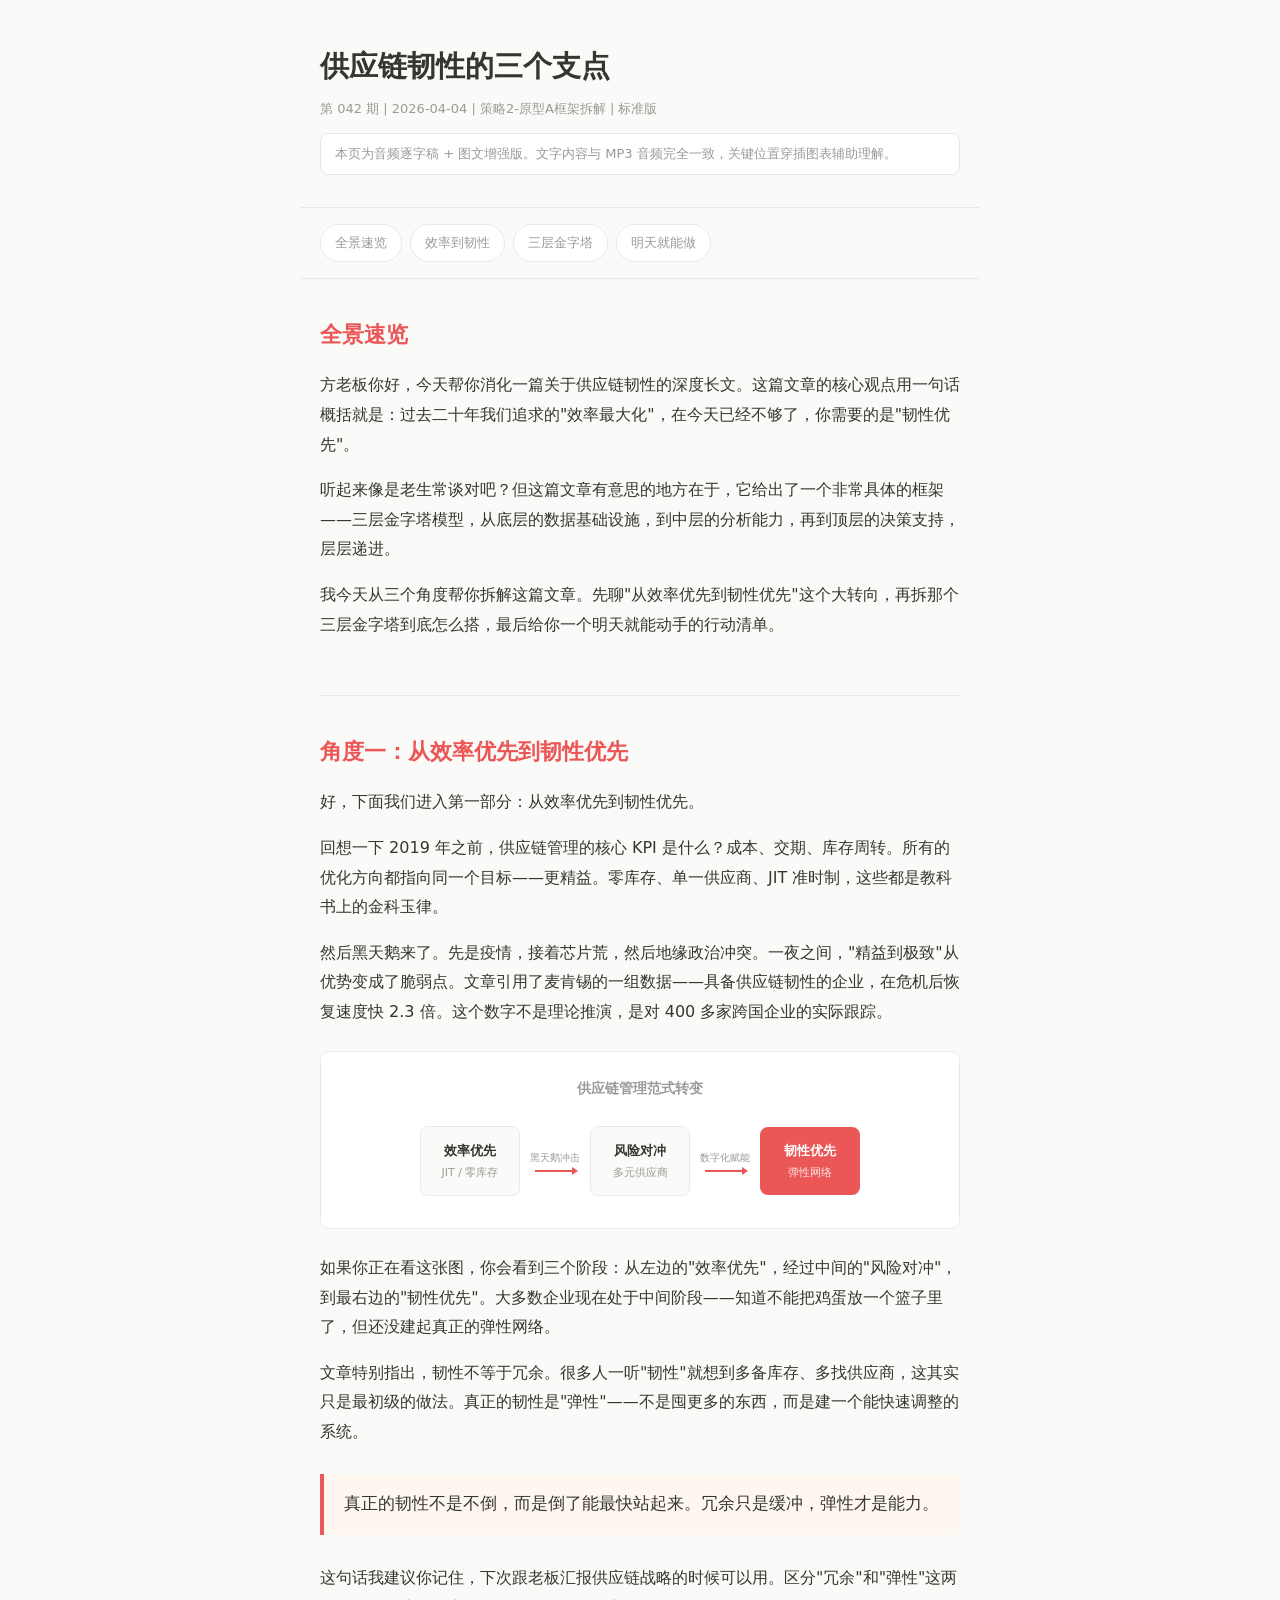
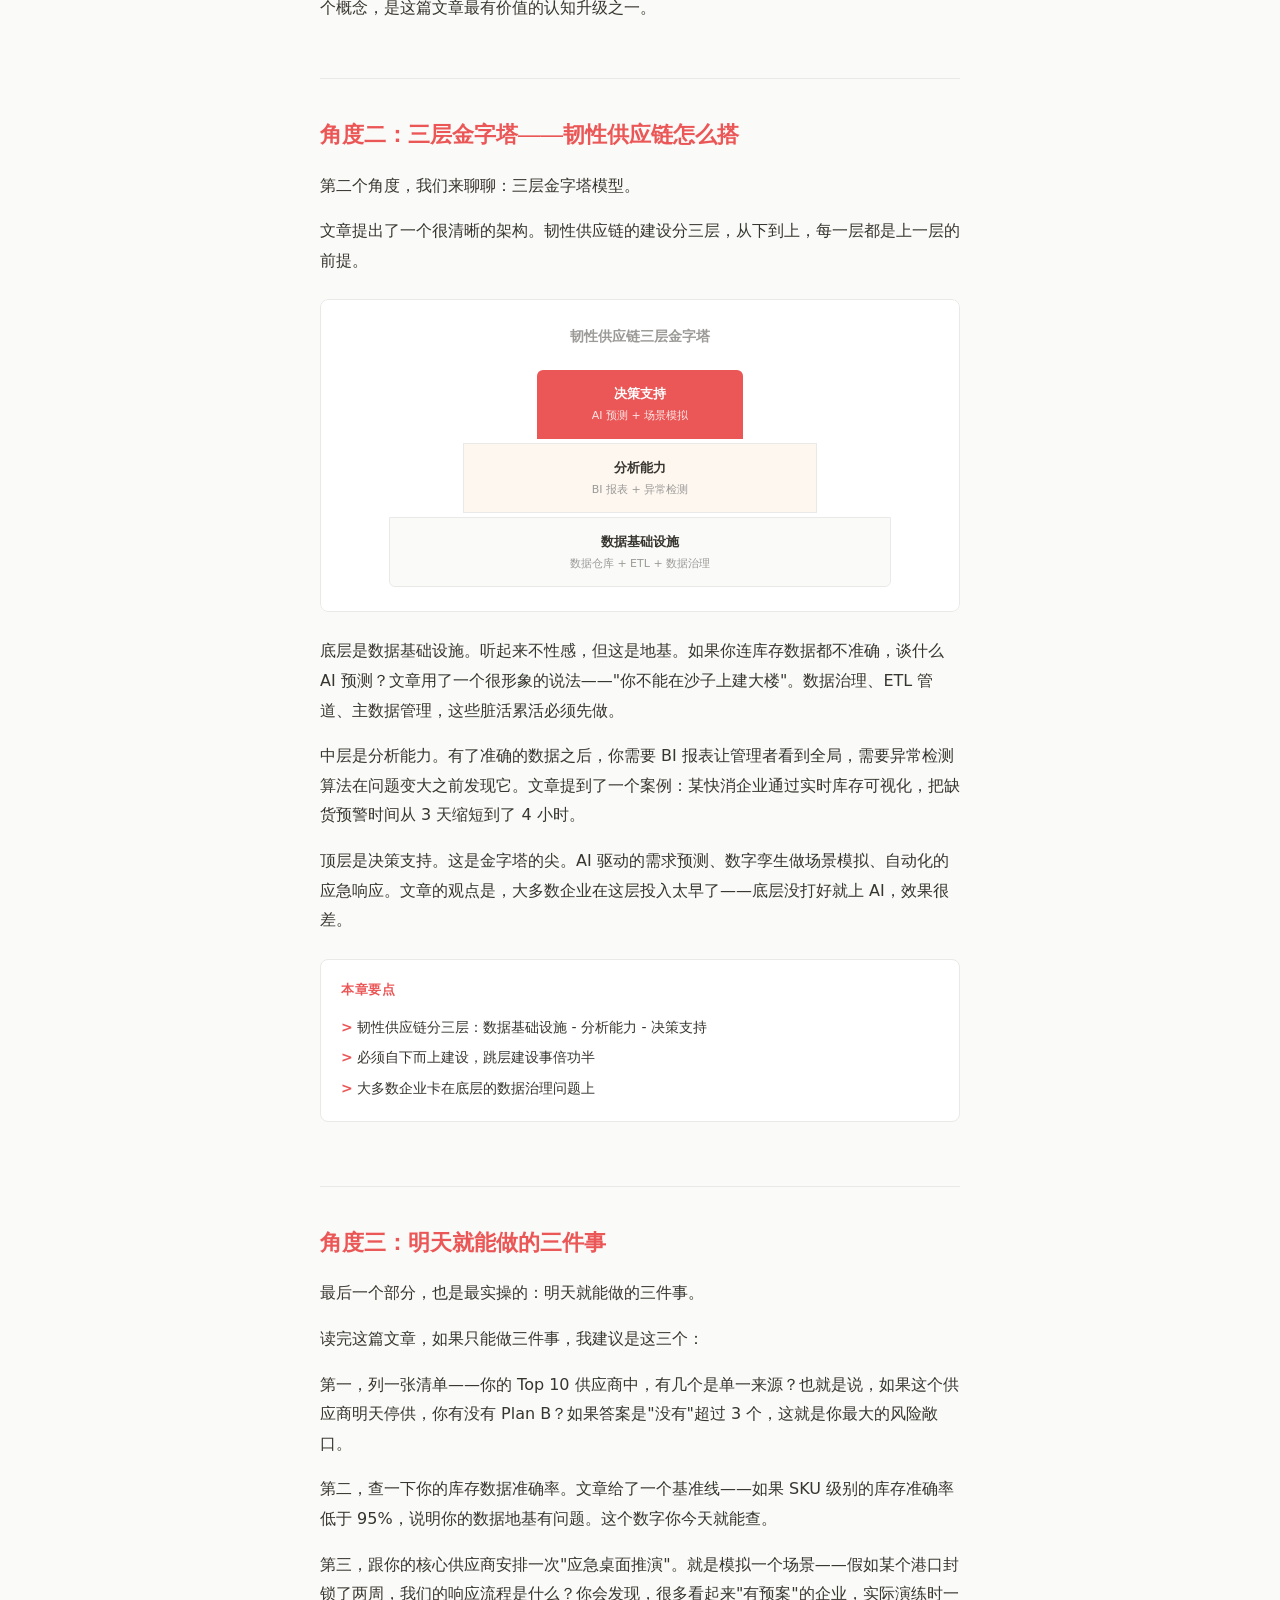
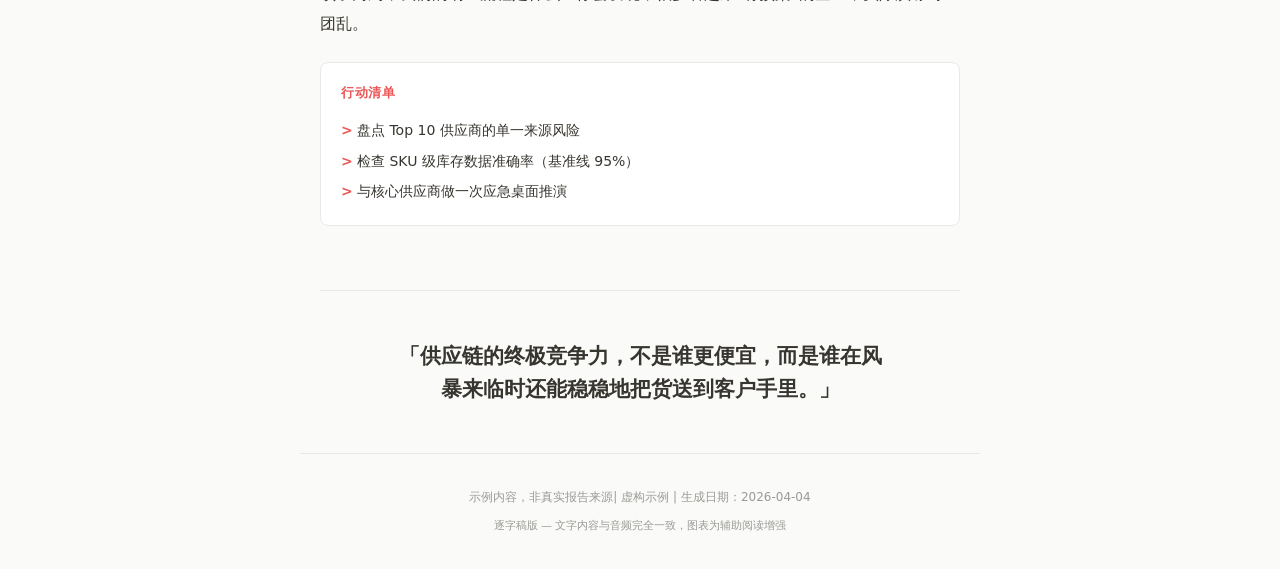
<file: tools/visual/templates/transcript-template.html>
<!DOCTYPE html>
<html lang="zh-CN">
<head>
<meta charset="UTF-8">
<meta name="viewport" content="width=device-width, initial-scale=1.0">
<title>供应链韧性的三个支点 — 逐字稿版</title>
<style>
/* === 基础重置 === */
* { margin: 0; padding: 0; box-sizing: border-box; }

/* === 主题变量（可替换为 15 种风格中的任意一种） === */
:root {
  --bg: #fafaf8;
  --bg-card: #ffffff;
  --text: #37352f;
  --text-secondary: #9b9a97;
  --accent: #eb5757;
  --border: #e9e9e7;
  --radius: 8px;
  --font-heading: "Georgia", "Noto Serif SC", serif;
  --font-body: system-ui, -apple-system, "PingFang SC", sans-serif;
}

/* === 全局排版 === */
body {
  background: var(--bg);
  color: var(--text);
  font-family: var(--font-body);
  font-size: 16px;
  line-height: 1.85;
  -webkit-font-smoothing: antialiased;
}

/* === 标题区 === */
.header {
  max-width: 680px;
  margin: 0 auto;
  padding: 48px 20px 32px;
  border-bottom: 1px solid var(--border);
}
.header h1 {
  font-family: var(--font-heading);
  font-size: 1.8em;
  font-weight: 700;
  line-height: 1.3;
  margin-bottom: 12px;
}
.header .meta {
  font-size: 13px;
  color: var(--text-secondary);
  margin-bottom: 12px;
}
.header .format-note {
  font-size: 13px;
  color: var(--text-secondary);
  background: var(--bg-card);
  border: 1px solid var(--border);
  border-radius: var(--radius);
  padding: 10px 14px;
  line-height: 1.5;
}

/* === 章节导航 === */
.toc {
  max-width: 680px;
  margin: 0 auto;
  padding: 16px 20px;
  display: flex;
  gap: 8px;
  flex-wrap: wrap;
  position: sticky;
  top: 0;
  background: var(--bg);
  z-index: 10;
  border-bottom: 1px solid var(--border);
}
.toc a {
  display: inline-block;
  padding: 6px 14px;
  border-radius: 20px;
  font-size: 13px;
  text-decoration: none;
  color: var(--text-secondary);
  background: var(--bg-card);
  border: 1px solid var(--border);
  transition: all 0.2s;
}
.toc a:hover,
.toc a.active {
  color: var(--accent);
  border-color: var(--accent);
  background: var(--bg-card);
}

/* === 正文区 === */
main {
  max-width: 680px;
  margin: 0 auto;
  padding: 0 20px;
}
.section {
  padding: 40px 0;
  border-bottom: 1px solid var(--border);
}
.section:last-child {
  border-bottom: none;
}
.section h2 {
  font-family: var(--font-heading);
  font-size: 1.4em;
  font-weight: 700;
  color: var(--accent);
  margin-bottom: 20px;
  line-height: 1.4;
}
.section p {
  margin-bottom: 16px;
  line-height: 1.85;
}

/* === 图表插入（inline） === */
.inline-chart {
  margin: 24px 0;
  border-radius: var(--radius);
  overflow: hidden;
}

/* === 高亮金句 === */
.highlight-quote {
  margin: 28px 0;
  padding: 16px 20px;
  background: #fef7f0;
  border-left: 4px solid var(--accent);
  border-radius: 0 var(--radius) var(--radius) 0;
  font-family: var(--font-heading);
  font-size: 1.05em;
  line-height: 1.7;
  color: var(--text);
  font-style: normal;
}

/* === 要点卡片 === */
.takeaway-card {
  margin: 24px 0;
  padding: 18px 20px;
  background: var(--bg-card);
  border: 1px solid var(--border);
  border-radius: var(--radius);
}
.takeaway-card .card-title {
  font-weight: 700;
  font-size: 13px;
  color: var(--accent);
  margin-bottom: 10px;
  text-transform: uppercase;
  letter-spacing: 0.05em;
}
.takeaway-card ul {
  list-style: none;
  padding: 0;
}
.takeaway-card li {
  padding: 4px 0 4px 16px;
  position: relative;
  font-size: 14px;
  line-height: 1.6;
  color: var(--text);
}
.takeaway-card li::before {
  content: ">";
  position: absolute;
  left: 0;
  color: var(--accent);
  font-weight: 700;
}

/* === 收尾金句 === */
.closing-section {
  text-align: center;
  padding: 48px 20px;
}
.closing-quote {
  font-family: var(--font-heading);
  font-size: 1.3em;
  font-weight: 700;
  color: var(--text);
  line-height: 1.6;
  max-width: 500px;
  margin: 0 auto;
}

/* === 页脚 === */
footer {
  max-width: 680px;
  margin: 0 auto;
  padding: 32px 20px;
  text-align: center;
  font-size: 12px;
  color: var(--text-secondary);
  border-top: 1px solid var(--border);
}

/* === 响应式 === */
@media (max-width: 375px) {
  .header h1 { font-size: 1.5em; }
  .section h2 { font-size: 1.2em; }
  .toc { gap: 6px; }
  .toc a { font-size: 12px; padding: 5px 10px; }
}
</style>
</head>
<body>

<!-- === 标题区 === -->
<div class="header">
  <h1>供应链韧性的三个支点</h1>
  <div class="meta">第 042 期 | 2026-04-04 | 策略2-原型A框架拆解 | 标准版</div>
  <div class="format-note">
    本页为音频逐字稿 + 图文增强版。文字内容与 MP3 音频完全一致，关键位置穿插图表辅助理解。
  </div>
</div>

<!-- === 章节导航 === -->
<nav class="toc">
  <a href="#overview">全景速览</a>
  <a href="#angle-1">效率到韧性</a>
  <a href="#angle-2">三层金字塔</a>
  <a href="#angle-3">明天就能做</a>
</nav>

<!-- === 正文 === -->
<main>

  <!-- 全景速览 -->
  <div class="section" id="overview">
    <h2>全景速览</h2>
    <p>方老板你好，今天帮你消化一篇关于供应链韧性的深度长文。这篇文章的核心观点用一句话概括就是：过去二十年我们追求的"效率最大化"，在今天已经不够了，你需要的是"韧性优先"。</p>
    <p>听起来像是老生常谈对吧？但这篇文章有意思的地方在于，它给出了一个非常具体的框架——三层金字塔模型，从底层的数据基础设施，到中层的分析能力，再到顶层的决策支持，层层递进。</p>
    <p>我今天从三个角度帮你拆解这篇文章。先聊"从效率优先到韧性优先"这个大转向，再拆那个三层金字塔到底怎么搭，最后给你一个明天就能动手的行动清单。</p>
  </div>

  <!-- 角度一 -->
  <div class="section" id="angle-1">
    <h2>角度一：从效率优先到韧性优先</h2>
    <p>好，下面我们进入第一部分：从效率优先到韧性优先。</p>
    <p>回想一下 2019 年之前，供应链管理的核心 KPI 是什么？成本、交期、库存周转。所有的优化方向都指向同一个目标——更精益。零库存、单一供应商、JIT 准时制，这些都是教科书上的金科玉律。</p>
    <p>然后黑天鹅来了。先是疫情，接着芯片荒，然后地缘政治冲突。一夜之间，"精益到极致"从优势变成了脆弱点。文章引用了麦肯锡的一组数据——具备供应链韧性的企业，在危机后恢复速度快 2.3 倍。这个数字不是理论推演，是对 400 多家跨国企业的实际跟踪。</p>

    <!-- 插入：流程图 -->
    <figure class="inline-chart">
      <div style="padding:24px; background:var(--bg-card); border:1px solid var(--border); border-radius:var(--radius);">
        <div style="font-weight:600; font-size:14px; color:var(--text-secondary); margin-bottom:16px; text-align:center;">供应链管理范式转变</div>
        <div style="display:flex; align-items:center; justify-content:center; gap:0; flex-wrap:wrap; padding:8px 0;">
          <div style="flex:0 0 auto; padding:12px 18px; background:var(--bg); border:1px solid var(--border); border-radius:8px; text-align:center; min-width:100px;">
            <div style="font-weight:700; font-size:13px;">效率优先</div>
            <div style="font-size:11px; color:var(--text-secondary);">JIT / 零库存</div>
          </div>
          <div style="flex:0 0 auto; padding:0 10px; display:flex; flex-direction:column; align-items:center;">
            <div style="font-size:10px; color:var(--text-secondary); margin-bottom:3px;">黑天鹅冲击</div>
            <div style="width:40px; height:2px; background:var(--accent); position:relative;">
              <div style="position:absolute; right:-3px; top:-3px; width:0; height:0; border-left:6px solid var(--accent); border-top:4px solid transparent; border-bottom:4px solid transparent;"></div>
            </div>
          </div>
          <div style="flex:0 0 auto; padding:12px 18px; background:var(--bg); border:1px solid var(--border); border-radius:8px; text-align:center; min-width:100px;">
            <div style="font-weight:700; font-size:13px;">风险对冲</div>
            <div style="font-size:11px; color:var(--text-secondary);">多元供应商</div>
          </div>
          <div style="flex:0 0 auto; padding:0 10px; display:flex; flex-direction:column; align-items:center;">
            <div style="font-size:10px; color:var(--text-secondary); margin-bottom:3px;">数字化赋能</div>
            <div style="width:40px; height:2px; background:var(--accent); position:relative;">
              <div style="position:absolute; right:-3px; top:-3px; width:0; height:0; border-left:6px solid var(--accent); border-top:4px solid transparent; border-bottom:4px solid transparent;"></div>
            </div>
          </div>
          <div style="flex:0 0 auto; padding:12px 18px; background:var(--accent); border-radius:8px; text-align:center; min-width:100px; color:#fff;">
            <div style="font-weight:700; font-size:13px;">韧性优先</div>
            <div style="font-size:11px; opacity:0.85;">弹性网络</div>
          </div>
        </div>
      </div>
    </figure>

    <p>如果你正在看这张图，你会看到三个阶段：从左边的"效率优先"，经过中间的"风险对冲"，到最右边的"韧性优先"。大多数企业现在处于中间阶段——知道不能把鸡蛋放一个篮子里了，但还没建起真正的弹性网络。</p>
    <p>文章特别指出，韧性不等于冗余。很多人一听"韧性"就想到多备库存、多找供应商，这其实只是最初级的做法。真正的韧性是"弹性"——不是囤更多的东西，而是建一个能快速调整的系统。</p>

    <blockquote class="highlight-quote">
      真正的韧性不是不倒，而是倒了能最快站起来。冗余只是缓冲，弹性才是能力。
    </blockquote>

    <p>这句话我建议你记住，下次跟老板汇报供应链战略的时候可以用。区分"冗余"和"弹性"这两个概念，是这篇文章最有价值的认知升级之一。</p>
  </div>

  <!-- 角度二 -->
  <div class="section" id="angle-2">
    <h2>角度二：三层金字塔——韧性供应链怎么搭</h2>
    <p>第二个角度，我们来聊聊：三层金字塔模型。</p>
    <p>文章提出了一个很清晰的架构。韧性供应链的建设分三层，从下到上，每一层都是上一层的前提。</p>

    <!-- 插入：金字塔图 -->
    <figure class="inline-chart">
      <div style="padding:24px; background:var(--bg-card); border:1px solid var(--border); border-radius:var(--radius);">
        <div style="font-weight:600; font-size:14px; color:var(--text-secondary); margin-bottom:20px; text-align:center;">韧性供应链三层金字塔</div>
        <div style="display:flex; flex-direction:column; align-items:center; gap:4px;">
          <div style="width:35%; padding:12px 16px; background:var(--accent); color:#fff; text-align:center; border-radius:6px 6px 0 0; font-size:13px;">
            <div style="font-weight:700;">决策支持</div>
            <div style="font-size:11px; opacity:0.85;">AI 预测 + 场景模拟</div>
          </div>
          <div style="width:60%; padding:12px 16px; background:#fef7f0; border:1px solid var(--border); text-align:center; font-size:13px;">
            <div style="font-weight:700; color:var(--text);">分析能力</div>
            <div style="font-size:11px; color:var(--text-secondary);">BI 报表 + 异常检测</div>
          </div>
          <div style="width:85%; padding:12px 16px; background:var(--bg); border:1px solid var(--border); border-radius:0 0 6px 6px; text-align:center; font-size:13px;">
            <div style="font-weight:700; color:var(--text);">数据基础设施</div>
            <div style="font-size:11px; color:var(--text-secondary);">数据仓库 + ETL + 数据治理</div>
          </div>
        </div>
      </div>
    </figure>

    <p>底层是数据基础设施。听起来不性感，但这是地基。如果你连库存数据都不准确，谈什么 AI 预测？文章用了一个很形象的说法——"你不能在沙子上建大楼"。数据治理、ETL 管道、主数据管理，这些脏活累活必须先做。</p>
    <p>中层是分析能力。有了准确的数据之后，你需要 BI 报表让管理者看到全局，需要异常检测算法在问题变大之前发现它。文章提到了一个案例：某快消企业通过实时库存可视化，把缺货预警时间从 3 天缩短到了 4 小时。</p>
    <p>顶层是决策支持。这是金字塔的尖。AI 驱动的需求预测、数字孪生做场景模拟、自动化的应急响应。文章的观点是，大多数企业在这层投入太早了——底层没打好就上 AI，效果很差。</p>

    <div class="takeaway-card">
      <div class="card-title">本章要点</div>
      <ul>
        <li>韧性供应链分三层：数据基础设施 - 分析能力 - 决策支持</li>
        <li>必须自下而上建设，跳层建设事倍功半</li>
        <li>大多数企业卡在底层的数据治理问题上</li>
      </ul>
    </div>
  </div>

  <!-- 角度三 -->
  <div class="section" id="angle-3">
    <h2>角度三：明天就能做的三件事</h2>
    <p>最后一个部分，也是最实操的：明天就能做的三件事。</p>
    <p>读完这篇文章，如果只能做三件事，我建议是这三个：</p>
    <p>第一，列一张清单——你的 Top 10 供应商中，有几个是单一来源？也就是说，如果这个供应商明天停供，你有没有 Plan B？如果答案是"没有"超过 3 个，这就是你最大的风险敞口。</p>
    <p>第二，查一下你的库存数据准确率。文章给了一个基准线——如果 SKU 级别的库存准确率低于 95%，说明你的数据地基有问题。这个数字你今天就能查。</p>
    <p>第三，跟你的核心供应商安排一次"应急桌面推演"。就是模拟一个场景——假如某个港口封锁了两周，我们的响应流程是什么？你会发现，很多看起来"有预案"的企业，实际演练时一团乱。</p>

    <div class="takeaway-card">
      <div class="card-title">行动清单</div>
      <ul>
        <li>盘点 Top 10 供应商的单一来源风险</li>
        <li>检查 SKU 级库存数据准确率（基准线 95%）</li>
        <li>与核心供应商做一次应急桌面推演</li>
      </ul>
    </div>
  </div>

  <!-- 收尾 -->
  <div class="closing-section" id="closing">
    <p class="closing-quote">「供应链的终极竞争力，不是谁更便宜，而是谁在风暴来临时还能稳稳地把货送到客户手里。」</p>
  </div>

</main>

<footer>
  <p>示例内容，非真实报告来源| 虚构示例 | 生成日期：2026-04-04</p>
  <p style="margin-top:8px; font-size:11px;">逐字稿版 — 文字内容与音频完全一致，图表为辅助阅读增强</p>
</footer>

</body>
</html>
</file>
